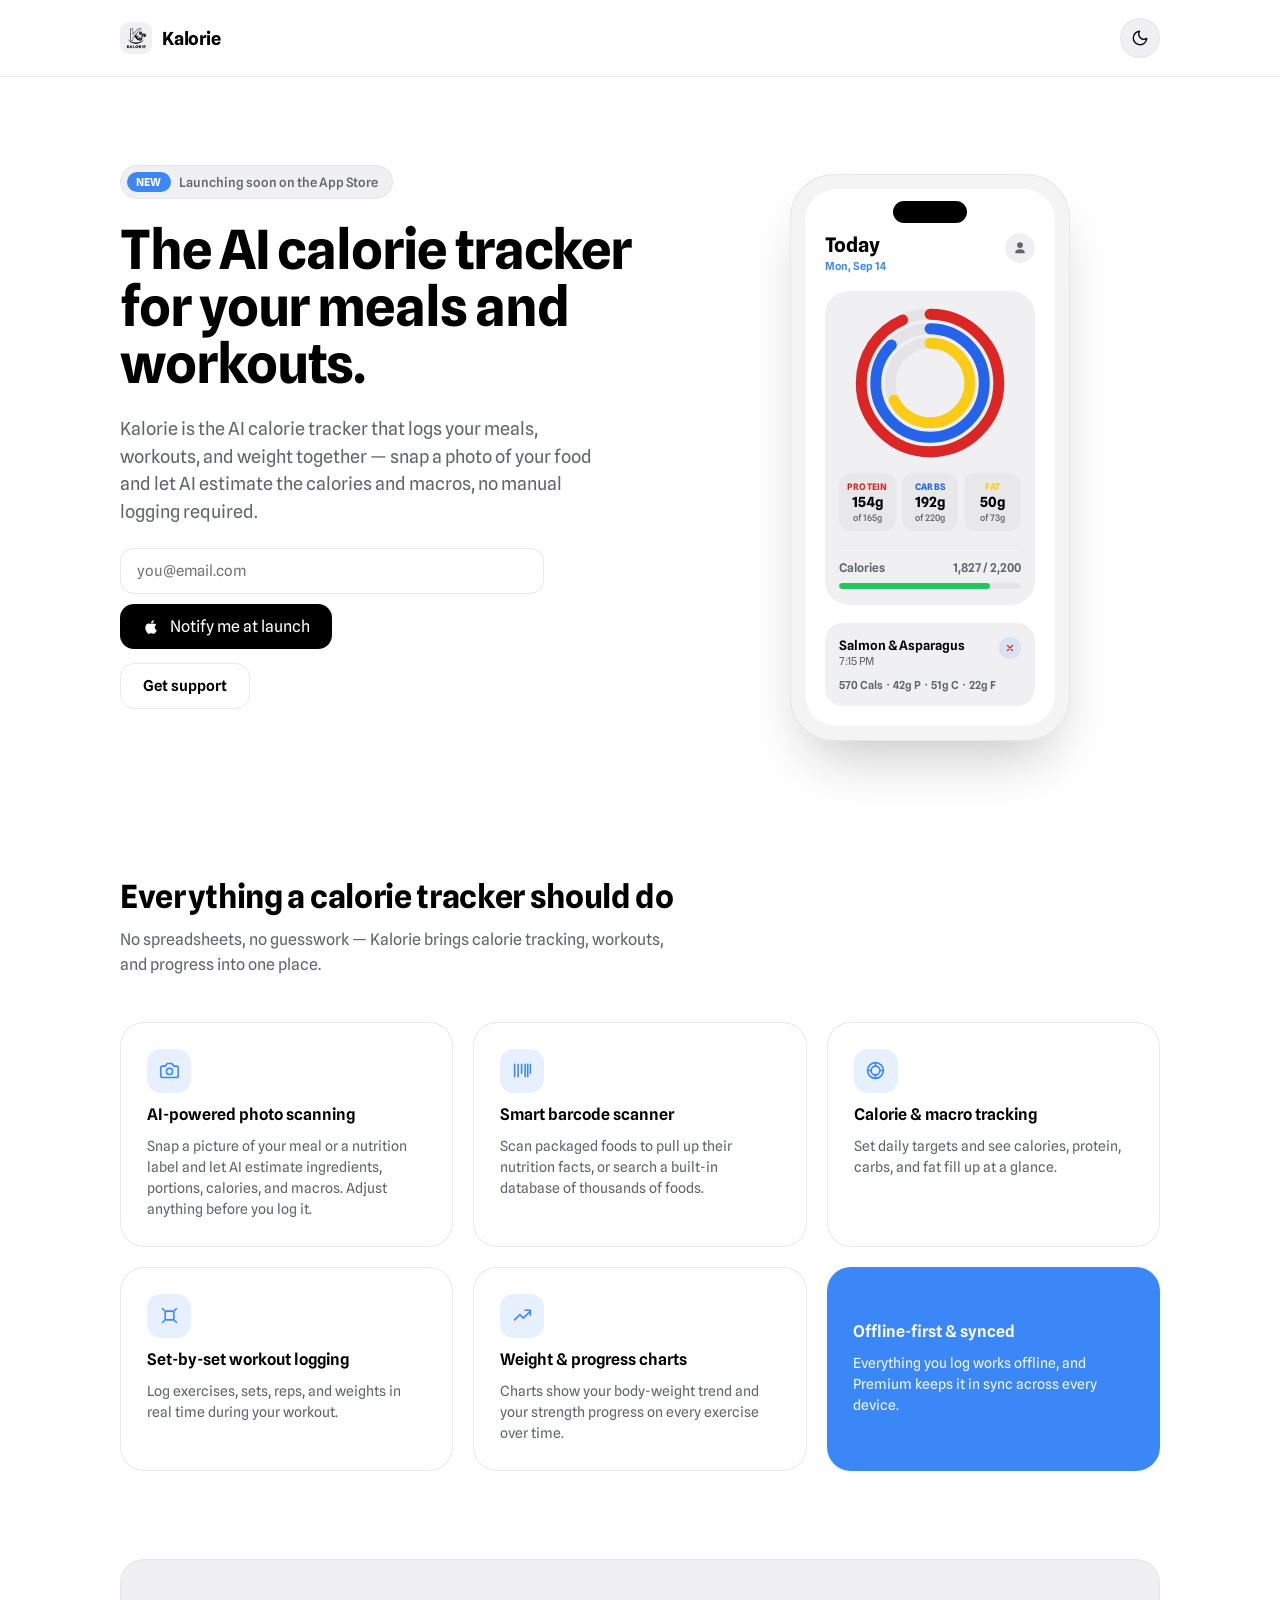
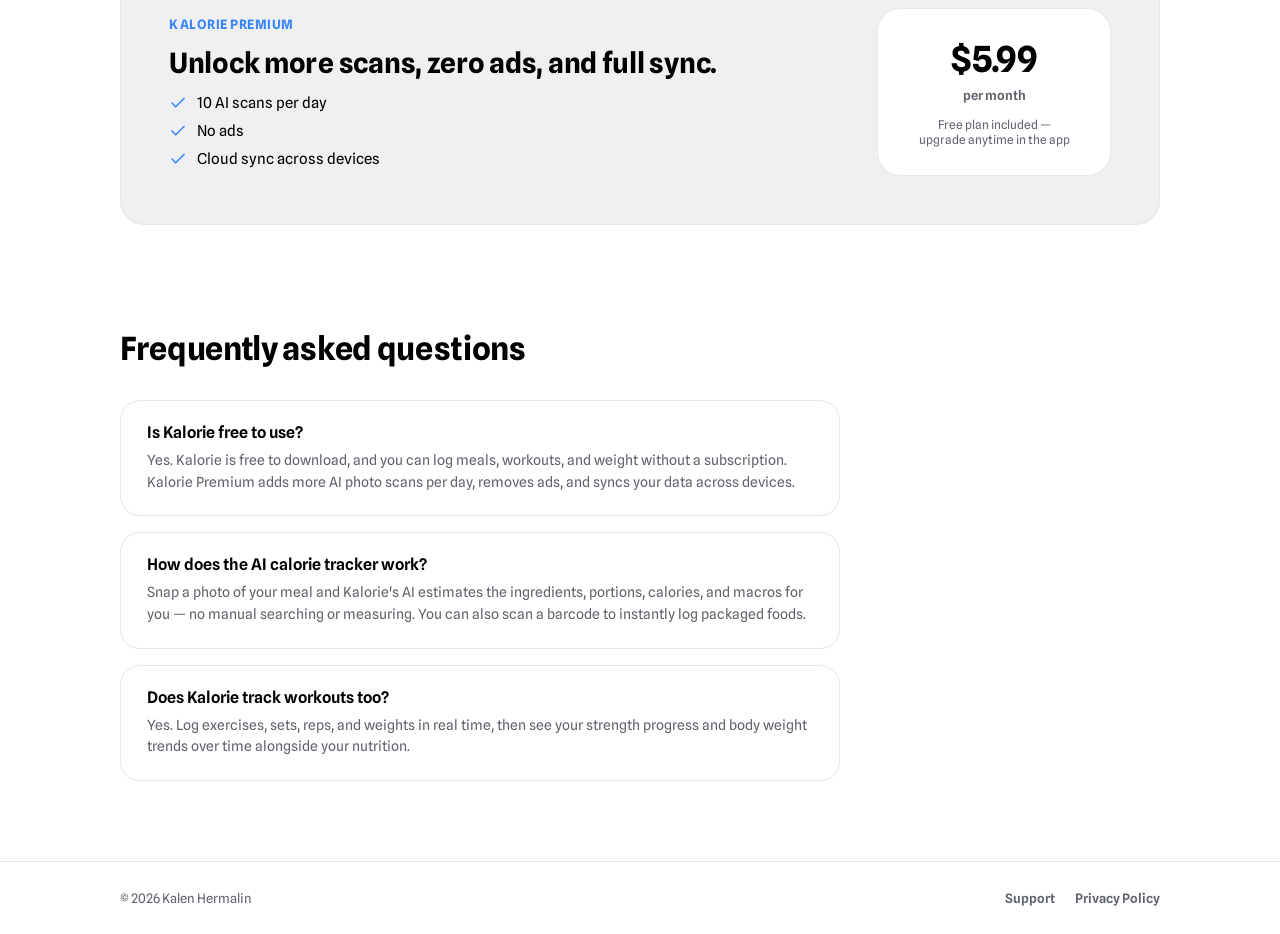
<file: docs/index.html>
<!doctype html>
<html lang="en">
<head>
<meta charset="utf-8" />
<meta name="viewport" content="width=device-width, initial-scale=1" />
<title>Kalorie: AI Calorie Tracker &amp; Workout Log for iPhone</title>
<meta name="description" content="Kalorie is an AI calorie tracker and workout log for iPhone. Snap a meal photo to estimate calories and macros, scan barcodes, and track weight and lifts." />
<link rel="canonical" href="https://kalorie.fit/" />
<meta name="robots" content="index, follow" />

<meta property="og:type" content="website" />
<meta property="og:site_name" content="Kalorie" />
<meta property="og:url" content="https://kalorie.fit/" />
<meta property="og:title" content="Kalorie: AI Calorie Tracker &amp; Workout Log for iPhone" />
<meta property="og:description" content="Snap a photo of your meal and let AI estimate the calories and macros — no manual logging. Track workouts, weight, and nutrition together in one app." />
<meta property="og:image" content="https://kalorie.fit/assets/og-image.png" />
<meta property="og:image:width" content="1200" />
<meta property="og:image:height" content="630" />
<meta property="og:image:alt" content="Kalorie, an AI calorie tracker and workout log, showing today's calorie and macro rings" />
<meta property="og:locale" content="en_US" />

<meta name="twitter:card" content="summary_large_image" />
<meta name="twitter:title" content="Kalorie: AI Calorie Tracker &amp; Workout Log for iPhone" />
<meta name="twitter:description" content="Snap a photo of your meal and let AI estimate the calories and macros — no manual logging. Track workouts, weight, and nutrition together in one app." />
<meta name="twitter:image" content="https://kalorie.fit/assets/og-image.png" />
<meta name="twitter:image:alt" content="Kalorie, an AI calorie tracker and workout log, showing today's calorie and macro rings" />

<meta name="theme-color" content="#ffffff" media="(prefers-color-scheme: light)" />
<meta name="theme-color" content="#0a0a0b" media="(prefers-color-scheme: dark)" />

<link rel="icon" href="./assets/kalorie-mark.png" />
<link rel="apple-touch-icon" href="./assets/kalorie-mark.png" />
<link rel="preconnect" href="https://fonts.googleapis.com" />
<link rel="preconnect" href="https://fonts.gstatic.com" crossorigin />
<link rel="stylesheet" href="https://fonts.googleapis.com/css2?family=Spline+Sans:wght@400;500;600;700&family=Inter:wght@400;500;600;700&display=swap">
<link rel="stylesheet" href="./assets/site.css">
<script type="application/ld+json">
{
  "@context": "https://schema.org",
  "@graph": [
    {
      "@type": "WebSite",
      "@id": "https://kalorie.fit/#website",
      "name": "Kalorie",
      "url": "https://kalorie.fit/",
      "inLanguage": "en-US"
    },
    {
      "@type": "MobileApplication",
      "@id": "https://kalorie.fit/#app",
      "name": "Kalorie",
      "url": "https://kalorie.fit/",
      "image": "https://kalorie.fit/assets/og-image.png",
      "applicationCategory": "HealthApplication",
      "applicationSubCategory": "Nutrition & Fitness",
      "operatingSystem": "iOS",
      "description": "AI calorie tracker and workout log for iPhone. Snap a photo of your meal and Kalorie estimates calories and macros, then track your weight and strength progress in the same app.",
      "featureList": [
        "AI meal photo and nutrition label scanning",
        "Barcode scanning for packaged foods",
        "Daily calorie and macro targets",
        "Set-by-set workout logging",
        "Body weight and strength progress charts",
        "Offline logging with cloud sync on Premium"
      ],
      "author": { "@type": "Person", "name": "Kalen Hermalin" },
      "offers": {
        "@type": "Offer",
        "price": "0",
        "priceCurrency": "USD",
        "description": "Free to download, with an optional Kalorie Premium subscription."
      }
    }
  ]
}
</script>
<script type="application/ld+json">
{
  "@context": "https://schema.org",
  "@type": "FAQPage",
  "mainEntity": [
    {
      "@type": "Question",
      "name": "Is Kalorie free to use?",
      "acceptedAnswer": {
        "@type": "Answer",
        "text": "Yes. Kalorie is free to download, and you can log meals, workouts, and weight without a subscription. Kalorie Premium adds more AI photo scans per day, removes ads, and syncs your data across devices."
      }
    },
    {
      "@type": "Question",
      "name": "How does the AI calorie tracker work?",
      "acceptedAnswer": {
        "@type": "Answer",
        "text": "Snap a photo of your meal and Kalorie's AI estimates the ingredients, portions, calories, and macros for you — no manual searching or measuring. You can also scan a barcode to instantly log packaged foods."
      }
    },
    {
      "@type": "Question",
      "name": "Does Kalorie track workouts too?",
      "acceptedAnswer": {
        "@type": "Answer",
        "text": "Yes. Log exercises, sets, reps, and weights in real time, then see your strength progress and body weight trends over time alongside your nutrition."
      }
    }
  ]
}
</script>
<style>
  :root {
    --phone-bg: #f4f4f5;
    --ring-track: #E4E4E7;
    --ring-carbs: #2563EB;
    --ring-fat: #FACC15;
    --macro-chip-bg: rgba(0,0,0,0.035);
  }
  :root[data-theme="dark"] {
    --phone-bg: #0a0a0b;
    --ring-track: #1E2024;
    --ring-carbs: #6AAEFF;
    --ring-fat: #F6E27F;
    --macro-chip-bg: rgba(255,255,255,0.05);
  }
  @media (prefers-color-scheme: dark) {
    :root:not([data-theme="light"]) {
      --phone-bg: #0a0a0b;
      --ring-track: #1E2024;
      --ring-carbs: #6AAEFF;
      --ring-fat: #F6E27F;
      --macro-chip-bg: rgba(255,255,255,0.05);
    }
  }
  .section { max-width: 1120px; margin: 0 auto; padding-inline: 40px; }
  .k-btn { transition: opacity 0.15s ease, transform 0.15s ease; }
  .k-btn:hover { opacity: 0.88; }
  .k-btn:active { transform: scale(0.98); }
  .k-feature { transition: transform 0.15s ease; }
  .k-feature:hover { transform: translateY(-2px); }

  .hero { padding: 88px 40px 64px; }
  .hero-grid { display: grid; grid-template-columns: 1fr 460px; gap: 56px; align-items: center; }
  .hero-copy { display: flex; flex-direction: column; align-items: flex-start; gap: 22px; }
  .badge {
    display: inline-flex; align-items: center; gap: 8px; background: var(--bg-element);
    border: 1px solid var(--border); border-radius: 999px; padding: 6px 14px 6px 6px;
  }
  .badge .pill {
    background: var(--accent); color: #fff; font-size: 11px; font-weight: 700;
    letter-spacing: 0.02em; border-radius: 999px; padding: 3px 9px;
  }
  .badge .label { font-size: 13px; font-weight: 500; color: var(--text-secondary); }
  h1 { font-size: 54px; line-height: 1.06; font-weight: 700; letter-spacing: -0.02em; color: var(--text); margin: 0; }
  .hero p.lead { font-size: 18px; line-height: 1.55; color: var(--text-secondary); margin: 0; max-width: 480px; }
  .cta-row { display: flex; align-items: center; gap: 14px; flex-wrap: wrap; }
  .btn-primary {
    display: flex; align-items: center; gap: 10px; background: var(--text); color: var(--bg);
    border-radius: 14px; padding: 13px 22px; font-size: 15px; font-weight: 600;
  }
  .btn-secondary {
    display: flex; align-items: center; gap: 8px; border: 1px solid var(--border); color: var(--text);
    border-radius: 14px; padding: 13px 22px; font-size: 15px; font-weight: 600;
  }
  .remind-form { display: flex; align-items: center; gap: 10px; flex-wrap: wrap; }
  .remind-input {
    font: inherit; font-size: 15px; color: var(--text); background: var(--card-bg);
    border: 1px solid var(--border); border-radius: 14px; padding: 13px 16px;
    flex: 1 1 220px; min-width: 0; outline: none;
  }
  .remind-input:focus { border-color: var(--accent); }
  .remind-form .btn-primary { border: none; font: inherit; cursor: pointer; }
  .remind-form .btn-primary:disabled { opacity: 0.6; cursor: default; }
  .remind-honeypot {
    position: absolute; width: 1px; height: 1px; padding: 0; margin: -1px;
    overflow: hidden; clip: rect(0,0,0,0); white-space: nowrap; border: 0;
  }
  .remind-status { font-size: 13px; font-weight: 600; margin: 0; min-height: 18px; }
  .remind-status[data-state="success"] { color: #16a34a; }
  .remind-status[data-state="error"] { color: #dc2626; }
  .sr-only {
    position: absolute; width: 1px; height: 1px; padding: 0; margin: -1px;
    overflow: hidden; clip: rect(0,0,0,0); white-space: nowrap; border: 0;
  }

  .phone-wrap { display: flex; justify-content: center; }
  .phone-frame {
    width: 280px; border-radius: 44px; background: var(--phone-bg); border: 1px solid var(--border);
    box-shadow: 0 30px 60px -20px rgba(0,0,0,0.25); padding: 14px; position: relative;
  }
  .dynamic-island {
    position: absolute; top: 26px; left: 50%; transform: translateX(-50%);
    width: 74px; height: 22px; border-radius: 12px; background: #000000;
  }
  .phone-screen {
    background: var(--card-bg); border-radius: 32px; padding: 44px 20px 20px;
    min-height: 480px; display: flex; flex-direction: column; gap: 18px;
  }
  .phone-header { display: flex; align-items: flex-start; justify-content: space-between; }
  .phone-header .today { font-size: 20px; font-weight: 700; color: var(--text); }
  .phone-header .date { font-size: 11px; font-weight: 600; color: var(--accent); margin-top: 2px; }
  .avatar-dot {
    width: 30px; height: 30px; border-radius: 999px; background: var(--bg-element);
    display: flex; align-items: center; justify-content: center; flex-shrink: 0;
  }
  .ring-wrap { display: flex; justify-content: center; position: relative; }
  .home-card {
    background: var(--bg-element); border-radius: 24px; padding: 16px 14px;
    display: flex; flex-direction: column; align-items: center; gap: 14px; width: 100%;
  }
  .macro-grid { display: grid; grid-template-columns: repeat(3, minmax(0, 1fr)); gap: 6px; width: 100%; }
  .macro-chip {
    background: var(--macro-chip-bg); border-radius: 12px; padding: 8px 4px;
    display: flex; flex-direction: column; align-items: center; gap: 2px;
  }
  .macro-chip .chip-label { font-size: 9px; font-weight: 700; letter-spacing: 0.03em; }
  .macro-chip .chip-value { font-size: 14px; font-weight: 700; color: var(--text); }
  .macro-chip .chip-context { font-size: 9px; font-weight: 500; color: var(--text-secondary); }
  .home-divider { height: 1px; width: 100%; background: var(--border); }
  .cal-row { width: 100%; display: flex; flex-direction: column; gap: 8px; }
  .cal-row .row { display: flex; align-items: center; justify-content: space-between; }
  .cal-row .row span { font-size: 12px; font-weight: 600; color: var(--text-secondary); }
  .log-card { background: var(--bg-element); border-radius: 18px; padding: 14px; display: flex; flex-direction: column; gap: 10px; }
  .cal-track { height: 6px; border-radius: 999px; background: var(--ring-track); overflow: hidden; }
  .cal-fill { width: 83%; height: 100%; border-radius: 999px; background: #22c55e; }
  .log-card .top { display: flex; align-items: flex-start; justify-content: space-between; }
  .log-card .title { font-size: 13px; font-weight: 600; color: var(--text); }
  .log-card .time { font-size: 11px; color: var(--text-secondary); margin-top: 1px; }
  .log-card .delete {
    width: 22px; height: 22px; border-radius: 999px; background: var(--accent-soft);
    display: flex; align-items: center; justify-content: center; flex-shrink: 0;
  }
  .log-card .stats { font-size: 11px; font-weight: 600; color: var(--text-secondary); }

  .features { padding: 64px 40px; }
  .features-head { max-width: 560px; margin-bottom: 44px; display: flex; flex-direction: column; gap: 12px; }
  .features-head h2 { font-size: 32px; font-weight: 700; letter-spacing: -0.01em; color: var(--text); margin: 0; }
  .features-head p { font-size: 16px; color: var(--text-secondary); margin: 0; line-height: 1.55; }
  .features-grid { display: grid; grid-template-columns: repeat(3, minmax(0, 1fr)); gap: 20px; }
  .feature-card {
    background: var(--card-bg); border: 1px solid var(--border); border-radius: 24px; padding: 26px;
    display: flex; flex-direction: column; align-items: flex-start; gap: 12px;
  }
  .feature-card.accent { background: var(--accent); border: none; justify-content: center; }
  .feature-icon {
    width: 44px; height: 44px; border-radius: 14px; background: var(--accent-soft);
    display: flex; align-items: center; justify-content: center;
  }
  .feature-card h3 { font-size: 16px; font-weight: 600; color: var(--text); margin: 0; }
  .feature-card p { font-size: 14px; color: var(--text-secondary); margin: 0; line-height: 1.5; }
  .feature-card.accent h3, .feature-card.accent p { color: #ffffff; }
  .feature-card.accent p { color: rgba(255,255,255,0.94); }

  .premium { padding: 24px 40px 80px; }
  .premium-card { background: var(--bg-element); border: 1px solid var(--border); border-radius: 24px; padding: 48px; }
  .premium-grid { display: grid; grid-template-columns: 1fr auto; gap: 40px; align-items: center; }
  .premium-eyebrow { font-size: 13px; font-weight: 700; letter-spacing: 0.04em; color: var(--accent); text-transform: uppercase; margin: 0; }
  .premium-grid h2 { font-size: 28px; font-weight: 700; color: var(--text); margin: 0; letter-spacing: -0.01em; }
  .premium-list { display: flex; flex-direction: column; gap: 10px; }
  .premium-list .item { display: flex; align-items: center; gap: 10px; }
  .premium-list .item span { font-size: 15px; color: var(--text); }
  .price-card {
    text-align: center; background: var(--card-bg); border: 1px solid var(--border); border-radius: 24px;
    padding: 28px 36px; display: flex; flex-direction: column; align-items: center; gap: 6px;
  }
  .price-card .price { font-size: 36px; font-weight: 700; color: var(--text); letter-spacing: -0.02em; }
  .price-card .cadence { font-size: 13px; color: var(--text-secondary); font-weight: 600; }
  .price-card .note { font-size: 12px; color: var(--text-secondary); margin-top: 8px; max-width: 160px; }

  footer.site-footer { border-top: 1px solid var(--border); }
  .footer-inner {
    max-width: 1120px; margin: 0 auto; padding: 28px 40px; display: flex; align-items: center;
    justify-content: space-between; flex-wrap: wrap; gap: 12px;
  }
  .faq { padding: 24px 40px 80px; }
  .faq-head { max-width: 560px; margin-bottom: 32px; }
  .faq-head h2 { font-size: 32px; font-weight: 700; letter-spacing: -0.01em; color: var(--text); margin: 0; }
  .faq-list { display: flex; flex-direction: column; gap: 16px; max-width: 720px; }
  .faq-item { background: var(--card-bg); border: 1px solid var(--border); border-radius: 20px; padding: 22px 26px; }
  .faq-item h3 { font-size: 16px; font-weight: 600; color: var(--text); margin: 0; }
  .faq-item p { font-size: 14px; color: var(--text-secondary); margin: 8px 0 0; line-height: 1.55; }

  .footer-inner .copyright { font-size: 13px; color: var(--text-secondary); }
  .footer-links { display: flex; gap: 20px; }
  .footer-links a { font-size: 13px; color: var(--text-secondary); font-weight: 600; }
  .footer-links a:hover { color: var(--text); }

  @media (max-width: 900px) {
    .hero-grid { grid-template-columns: 1fr; }
    .hero-copy { order: 1; text-align: center; align-items: center; }
    .phone-wrap { order: 0; }
    .features-grid { grid-template-columns: 1fr; }
    .nav-inner, .section, .hero, .features, .premium { padding-left: 20px; padding-right: 20px; }
    h1 { font-size: 40px; line-height: 1.08; }
    .premium-grid { grid-template-columns: 1fr; }
  }
  @media (max-width: 380px) {
    .phone-frame { width: 240px; }
  }
</style>
</head>
<body>

  <div class="nav-bar">
    <div class="nav-inner">
      <div class="brand">
        <img src="./assets/kalorie-mark.png" alt="Kalorie" width="32" height="32">
        <span>Kalorie</span>
      </div>
      <button class="theme-toggle" id="theme-toggle" aria-label="Toggle dark mode" type="button">
        <svg id="icon-sun" width="18" height="18" viewBox="0 0 24 24" fill="none" stroke-width="1.8" stroke-linecap="round" stroke-linejoin="round"><circle cx="12" cy="12" r="4"></circle><path d="M12 2v2M12 20v2M4.93 4.93l1.41 1.41M17.66 17.66l1.41 1.41M2 12h2M20 12h2M4.93 19.07l1.41-1.41M17.66 6.34l1.41-1.41"></path></svg>
        <svg id="icon-moon" width="18" height="18" viewBox="0 0 24 24" fill="none" stroke-width="1.8" stroke-linecap="round" stroke-linejoin="round" style="display:none;"><path d="M21 12.6A9 9 0 1 1 11.4 3a7 7 0 0 0 9.6 9.6Z"></path></svg>
      </button>
    </div>
  </div>

  <div class="section hero">
    <div class="hero-grid">
      <div class="hero-copy">
        <div class="badge">
          <span class="pill">NEW</span>
          <span class="label">Launching soon on the App Store</span>
        </div>
        <h1>The AI calorie tracker for your meals and workouts.</h1>
        <p class="lead">Kalorie is the AI calorie tracker that logs your meals, workouts, and weight together &mdash; snap a photo of your food and let AI estimate the calories and macros, no manual logging required.</p>
        <div class="cta-row">
          <form id="remind-form" class="remind-form" novalidate>
            <label class="sr-only" for="remind-email">Email address</label>
            <input
              id="remind-email"
              class="remind-input"
              type="email"
              name="email"
              placeholder="you@email.com"
              autocomplete="email"
              required
            />
            <input class="remind-honeypot" type="text" name="website" tabindex="-1" autocomplete="off" aria-hidden="true" />
            <button type="submit" class="k-btn btn-primary" id="remind-submit">
              <svg width="18" height="18" viewBox="0 0 24 24" fill="currentColor"><path d="M17.05 20.28c-.98.95-2.05.8-3.08.35-1.09-.46-2.09-.48-3.24 0-1.44.62-2.2.44-3.06-.35C2.79 15.25 3.51 7.59 9.05 7.31c1.35.07 2.29.74 3.08.8 1.18-.24 2.31-.93 3.57-.84 1.51.12 2.65.72 3.4 1.8-3.12 1.87-2.38 5.98.48 7.13-.57 1.5-1.31 2.99-2.53 4.08l-.001-.001ZM12.03 7.25c-.15-2.23 1.66-4.07 3.74-4.25.29 2.58-2.34 4.5-3.74 4.25Z"></path></svg>
              Notify me at launch
            </button>
          </form>
          <a class="k-btn btn-secondary" href="./support.html">Get support</a>
        </div>
        <p class="remind-status" id="remind-status" role="status" aria-live="polite"></p>
      </div>

      <div class="phone-wrap">
        <div class="phone-frame">
          <div class="dynamic-island"></div>
          <div class="phone-screen">
            <div class="phone-header">
              <div>
                <div class="today">Today</div>
                <div class="date">Mon, Sep 14</div>
              </div>
              <div class="avatar-dot">
                <svg width="14" height="14" viewBox="0 0 24 24" fill="var(--text-secondary)"><path d="M12 12a5 5 0 1 0 0-10 5 5 0 0 0 0 10Zm0 2c-4.4 0-8 2.2-8 5v2h16v-2c0-2.8-3.6-5-8-5Z"></path></svg>
              </div>
            </div>

            <div class="home-card">
              <div class="ring-wrap">
                <svg width="152" height="152" viewBox="0 0 168 168">
                  <circle cx="84" cy="84" r="76" fill="none" stroke="var(--ring-track)" stroke-width="12"></circle>
                  <circle cx="84" cy="84" r="76" fill="none" stroke="var(--ring-protein)" stroke-width="12" stroke-linecap="round" transform="rotate(-90 84 84)" style="stroke-dasharray:477.52; stroke-dashoffset:31.83;"></circle>
                  <circle cx="84" cy="84" r="60" fill="none" stroke="var(--ring-track)" stroke-width="12"></circle>
                  <circle cx="84" cy="84" r="60" fill="none" stroke="var(--ring-carbs)" stroke-width="12" stroke-linecap="round" transform="rotate(-90 84 84)" style="stroke-dasharray:376.99; stroke-dashoffset:47.98;"></circle>
                  <circle cx="84" cy="84" r="44" fill="none" stroke="var(--ring-track)" stroke-width="12"></circle>
                  <circle cx="84" cy="84" r="44" fill="none" stroke="var(--ring-fat)" stroke-width="12" stroke-linecap="round" transform="rotate(-90 84 84)" style="stroke-dasharray:276.46; stroke-dashoffset:89.00;"></circle>
                </svg>
              </div>

              <div class="macro-grid">
                <div class="macro-chip">
                  <div class="chip-label" style="color:var(--ring-protein);">PROTEIN</div>
                  <div class="chip-value">154g</div>
                  <div class="chip-context">of 165g</div>
                </div>
                <div class="macro-chip">
                  <div class="chip-label" style="color:var(--ring-carbs);">CARBS</div>
                  <div class="chip-value">192g</div>
                  <div class="chip-context">of 220g</div>
                </div>
                <div class="macro-chip">
                  <div class="chip-label" style="color:var(--ring-fat);">FAT</div>
                  <div class="chip-value">50g</div>
                  <div class="chip-context">of 73g</div>
                </div>
              </div>

              <div class="home-divider"></div>

              <div class="cal-row">
                <div class="row"><span>Calories</span><span>1,827 / 2,200</span></div>
                <div class="cal-track"><div class="cal-fill"></div></div>
              </div>
            </div>

            <div class="log-card">
              <div class="top">
                <div>
                  <div class="title">Salmon &amp; Asparagus</div>
                  <div class="time">7:15 PM</div>
                </div>
                <div class="delete">
                  <svg width="10" height="10" viewBox="0 0 24 24" fill="none" stroke="var(--ring-protein)" stroke-width="3" stroke-linecap="round"><path d="M18 6 6 18M6 6l12 12"></path></svg>
                </div>
              </div>
              <div class="stats">570 Cals &nbsp;&middot;&nbsp; 42g P &nbsp;&middot;&nbsp; 51g C &nbsp;&middot;&nbsp; 22g F</div>
            </div>
          </div>
        </div>
      </div>
    </div>
  </div>

  <div class="section features">
    <div class="features-head">
      <h2>Everything a calorie tracker should do</h2>
      <p>No spreadsheets, no guesswork &mdash; Kalorie brings calorie tracking, workouts, and progress into one place.</p>
    </div>

    <div class="features-grid">
      <div class="feature-card k-feature">
        <div class="feature-icon">
          <svg width="21" height="21" viewBox="0 0 24 24" fill="none" stroke="var(--accent)" stroke-width="1.8" stroke-linecap="round" stroke-linejoin="round"><path d="M14.5 4h-5L7 7H4a2 2 0 0 0-2 2v9a2 2 0 0 0 2 2h16a2 2 0 0 0 2-2V9a2 2 0 0 0-2-2h-3l-2.5-3Z"></path><circle cx="12" cy="13" r="3.5"></circle></svg>
        </div>
        <h3>AI-powered photo scanning</h3>
        <p>Snap a picture of your meal or a nutrition label and let AI estimate ingredients, portions, calories, and macros. Adjust anything before you log it.</p>
      </div>

      <div class="feature-card k-feature">
        <div class="feature-icon">
          <svg width="21" height="21" viewBox="0 0 24 24" fill="none" stroke="var(--accent)" stroke-width="1.8" stroke-linecap="round" stroke-linejoin="round"><path d="M3 5v14M7 5v14M11 5v10M15 5v14M18 5v14M21 5v10"></path></svg>
        </div>
        <h3>Smart barcode scanner</h3>
        <p>Scan packaged foods to pull up their nutrition facts, or search a built-in database of thousands of foods.</p>
      </div>

      <div class="feature-card k-feature">
        <div class="feature-icon">
          <svg width="21" height="21" viewBox="0 0 24 24" fill="none" stroke="var(--accent)" stroke-width="1.8" stroke-linecap="round" stroke-linejoin="round"><circle cx="12" cy="12" r="9"></circle><circle cx="12" cy="12" r="5"></circle><path d="M12 3v4M12 17v4M3 12h4M17 12h4"></path></svg>
        </div>
        <h3>Calorie &amp; macro tracking</h3>
        <p>Set daily targets and see calories, protein, carbs, and fat fill up at a glance.</p>
      </div>

      <div class="feature-card k-feature">
        <div class="feature-icon">
          <svg width="21" height="21" viewBox="0 0 24 24" fill="none" stroke="var(--accent)" stroke-width="1.8" stroke-linecap="round" stroke-linejoin="round"><path d="M6.5 6.5 4 4M17.5 6.5 20 4M6.5 17.5 4 20M17.5 17.5 20 20"></path><rect x="7" y="7" width="10" height="10" rx="2"></rect></svg>
        </div>
        <h3>Set-by-set workout logging</h3>
        <p>Log exercises, sets, reps, and weights in real time during your workout.</p>
      </div>

      <div class="feature-card k-feature">
        <div class="feature-icon">
          <svg width="21" height="21" viewBox="0 0 24 24" fill="none" stroke="var(--accent)" stroke-width="1.8" stroke-linecap="round" stroke-linejoin="round"><path d="M3 17 9 11l4 4 8-8"></path><path d="M15 6h6v6"></path></svg>
        </div>
        <h3>Weight &amp; progress charts</h3>
        <p>Charts show your body-weight trend and your strength progress on every exercise over time.</p>
      </div>

      <div class="feature-card accent">
        <h3>Offline-first &amp; synced</h3>
        <p>Everything you log works offline, and Premium keeps it in sync across every device.</p>
      </div>
    </div>
  </div>

  <div class="section premium">
    <div class="premium-card">
      <div class="premium-grid">
        <div style="display:flex; flex-direction:column; align-items:flex-start; gap:14px;">
          <div class="premium-eyebrow">Kalorie Premium</div>
          <h2>Unlock more scans, zero ads, and full sync.</h2>
          <div class="premium-list">
            <div class="item">
              <svg width="18" height="18" viewBox="0 0 24 24" fill="none" stroke="var(--accent)" stroke-width="2.2" stroke-linecap="round" stroke-linejoin="round"><path d="M20 6 9 17l-5-5"></path></svg>
              <span>10 AI scans per day</span>
            </div>
            <div class="item">
              <svg width="18" height="18" viewBox="0 0 24 24" fill="none" stroke="var(--accent)" stroke-width="2.2" stroke-linecap="round" stroke-linejoin="round"><path d="M20 6 9 17l-5-5"></path></svg>
              <span>No ads</span>
            </div>
            <div class="item">
              <svg width="18" height="18" viewBox="0 0 24 24" fill="none" stroke="var(--accent)" stroke-width="2.2" stroke-linecap="round" stroke-linejoin="round"><path d="M20 6 9 17l-5-5"></path></svg>
              <span>Cloud sync across devices</span>
            </div>
          </div>
        </div>
        <div class="price-card">
          <div class="price">$5.99</div>
          <div class="cadence">per month</div>
          <div class="note">Free plan included &mdash; upgrade anytime in the app</div>
        </div>
      </div>
    </div>
  </div>

  <div class="section faq">
    <div class="faq-head">
      <h2>Frequently asked questions</h2>
    </div>
    <div class="faq-list">
      <div class="faq-item">
        <h3>Is Kalorie free to use?</h3>
        <p>Yes. Kalorie is free to download, and you can log meals, workouts, and weight without a subscription. Kalorie Premium adds more AI photo scans per day, removes ads, and syncs your data across devices.</p>
      </div>
      <div class="faq-item">
        <h3>How does the AI calorie tracker work?</h3>
        <p>Snap a photo of your meal and Kalorie's AI estimates the ingredients, portions, calories, and macros for you &mdash; no manual searching or measuring. You can also scan a barcode to instantly log packaged foods.</p>
      </div>
      <div class="faq-item">
        <h3>Does Kalorie track workouts too?</h3>
        <p>Yes. Log exercises, sets, reps, and weights in real time, then see your strength progress and body weight trends over time alongside your nutrition.</p>
      </div>
    </div>
  </div>

  <footer class="site-footer">
    <div class="footer-inner">
      <div class="copyright">&copy; 2026 Kalen Hermalin</div>
      <div class="footer-links">
        <a href="./support.html">Support</a>
        <a href="./privacy.html">Privacy Policy</a>
      </div>
    </div>
  </footer>

  <script src="./assets/theme-toggle.js"></script>
  <script src="./assets/remind.js"></script>
</body>
</html>
</file>
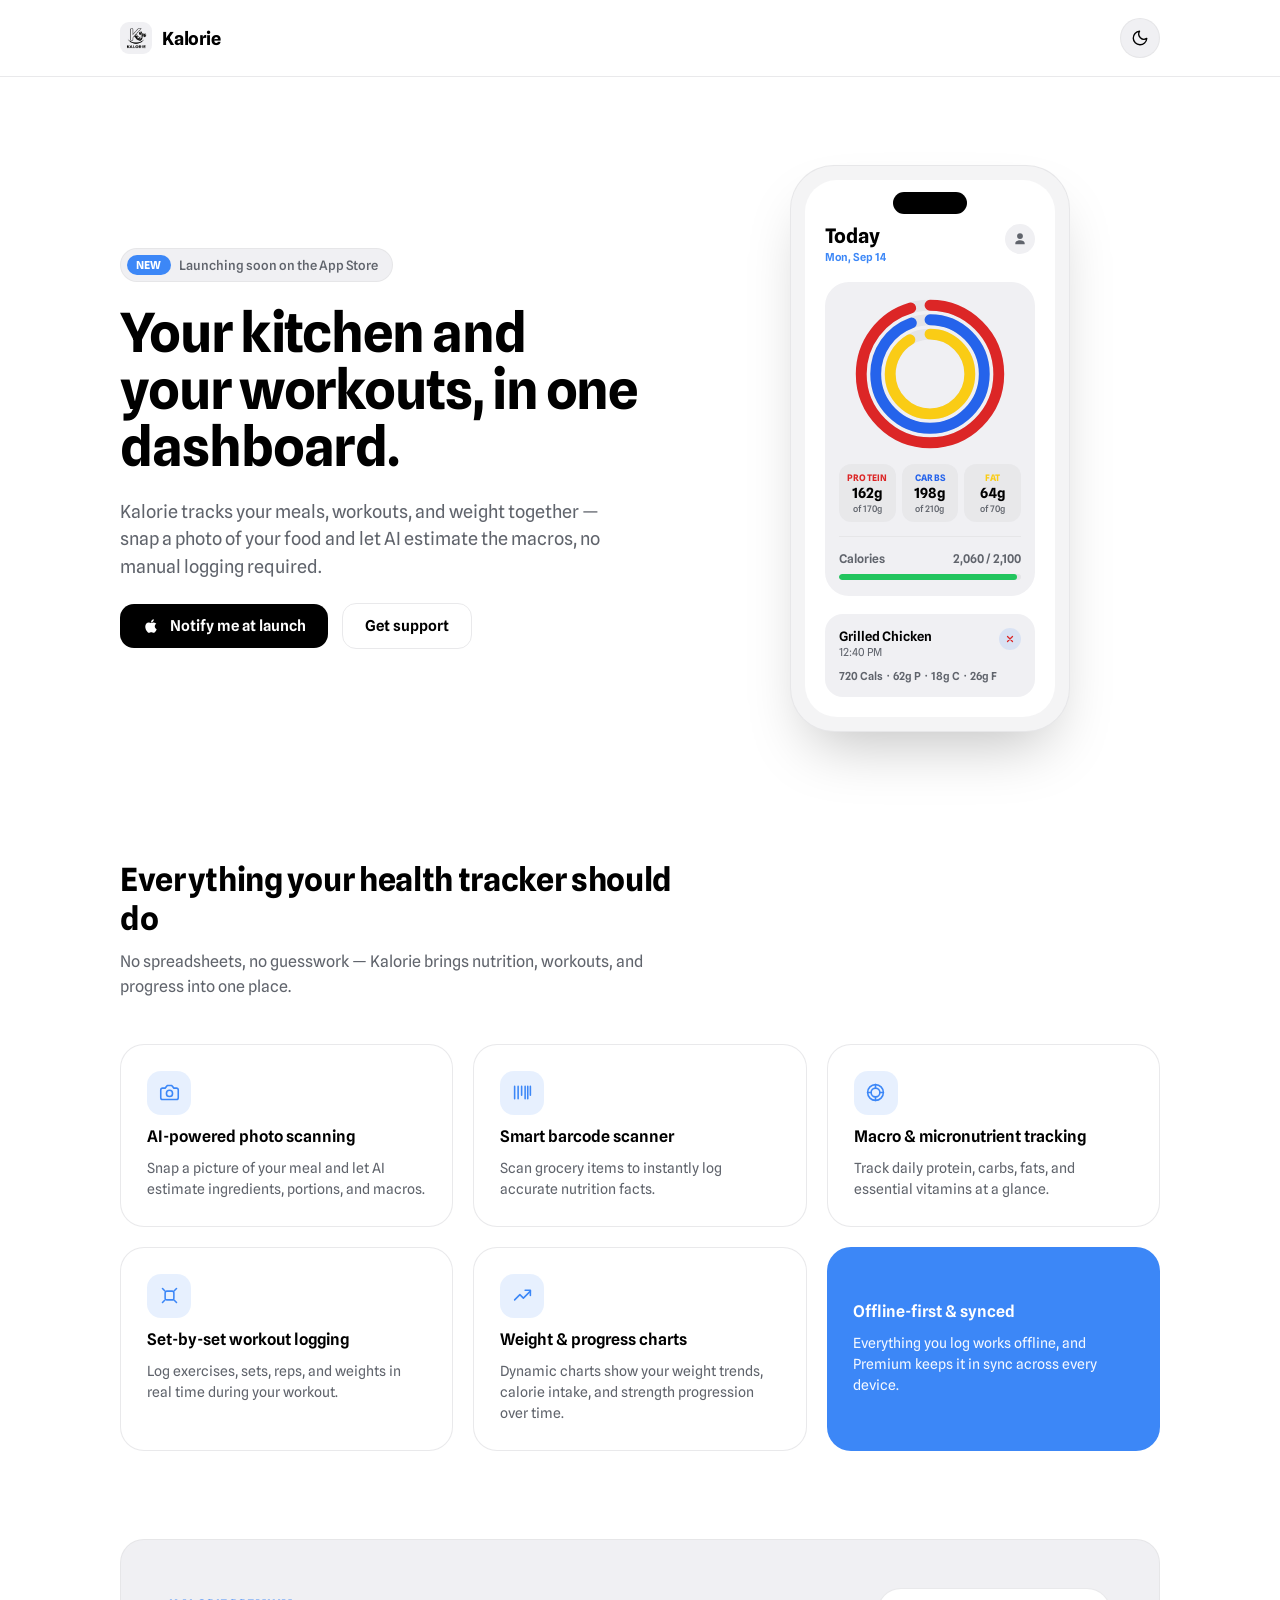
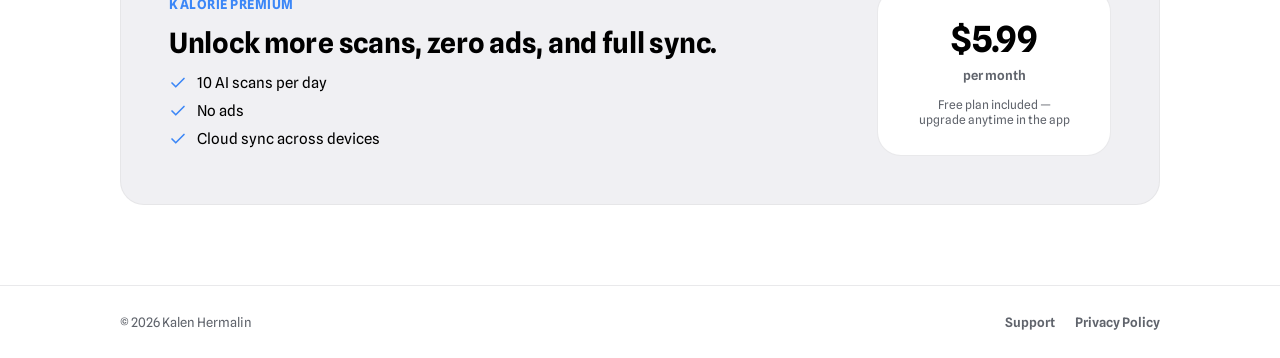
<file: app/docs/index.html>
<!doctype html>
<html lang="en">
<head>
<meta charset="utf-8" />
<meta name="viewport" content="width=device-width, initial-scale=1" />
<title>Kalorie — Nutrition &amp; Workout Tracking</title>
<meta name="description" content="Kalorie tracks your meals, workouts, and weight together — snap a photo of your food and let AI estimate the macros." />
<link rel="icon" href="./assets/kalorie-mark.png" />
<link rel="stylesheet" href="https://fonts.googleapis.com/css2?family=Spline+Sans:wght@400;500;600;700&family=Inter:wght@400;500;600;700&display=swap">
<link rel="stylesheet" href="./assets/site.css">
<style>
  :root {
    --phone-bg: #f4f4f5;
    --ring-track: #E4E4E7;
    --ring-carbs: #2563EB;
    --ring-fat: #FACC15;
    --macro-chip-bg: rgba(0,0,0,0.035);
  }
  :root[data-theme="dark"] {
    --phone-bg: #0a0a0b;
    --ring-track: #1E2024;
    --ring-carbs: #6AAEFF;
    --ring-fat: #F6E27F;
    --macro-chip-bg: rgba(255,255,255,0.05);
  }
  @media (prefers-color-scheme: dark) {
    :root:not([data-theme="light"]) {
      --phone-bg: #0a0a0b;
      --ring-track: #1E2024;
      --ring-carbs: #6AAEFF;
      --ring-fat: #F6E27F;
      --macro-chip-bg: rgba(255,255,255,0.05);
    }
  }
  .section { max-width: 1120px; margin: 0 auto; padding-inline: 40px; }
  .k-btn { transition: opacity 0.15s ease, transform 0.15s ease; }
  .k-btn:hover { opacity: 0.88; }
  .k-btn:active { transform: scale(0.98); }
  .k-feature { transition: transform 0.15s ease; }
  .k-feature:hover { transform: translateY(-2px); }

  .hero { padding: 88px 40px 64px; }
  .hero-grid { display: grid; grid-template-columns: 1fr 460px; gap: 56px; align-items: center; }
  .hero-copy { display: flex; flex-direction: column; align-items: flex-start; gap: 22px; }
  .badge {
    display: inline-flex; align-items: center; gap: 8px; background: var(--bg-element);
    border: 1px solid var(--border); border-radius: 999px; padding: 6px 14px 6px 6px;
  }
  .badge .pill {
    background: var(--accent); color: #fff; font-size: 11px; font-weight: 700;
    letter-spacing: 0.02em; border-radius: 999px; padding: 3px 9px;
  }
  .badge .label { font-size: 13px; font-weight: 500; color: var(--text-secondary); }
  h1 { font-size: 54px; line-height: 1.06; font-weight: 700; letter-spacing: -0.02em; color: var(--text); margin: 0; }
  .hero p.lead { font-size: 18px; line-height: 1.55; color: var(--text-secondary); margin: 0; max-width: 480px; }
  .cta-row { display: flex; align-items: center; gap: 14px; flex-wrap: wrap; }
  .btn-primary {
    display: flex; align-items: center; gap: 10px; background: var(--text); color: var(--bg);
    border-radius: 14px; padding: 13px 22px; font-size: 15px; font-weight: 600;
  }
  .btn-secondary {
    display: flex; align-items: center; gap: 8px; border: 1px solid var(--border); color: var(--text);
    border-radius: 14px; padding: 13px 22px; font-size: 15px; font-weight: 600;
  }

  .phone-wrap { display: flex; justify-content: center; }
  .phone-frame {
    width: 280px; border-radius: 44px; background: var(--phone-bg); border: 1px solid var(--border);
    box-shadow: 0 30px 60px -20px rgba(0,0,0,0.25); padding: 14px; position: relative;
  }
  .dynamic-island {
    position: absolute; top: 26px; left: 50%; transform: translateX(-50%);
    width: 74px; height: 22px; border-radius: 12px; background: #000000;
  }
  .phone-screen {
    background: var(--card-bg); border-radius: 32px; padding: 44px 20px 20px;
    min-height: 480px; display: flex; flex-direction: column; gap: 18px;
  }
  .phone-header { display: flex; align-items: flex-start; justify-content: space-between; }
  .phone-header .today { font-size: 20px; font-weight: 700; color: var(--text); }
  .phone-header .date { font-size: 11px; font-weight: 600; color: var(--accent); margin-top: 2px; }
  .avatar-dot {
    width: 30px; height: 30px; border-radius: 999px; background: var(--bg-element);
    display: flex; align-items: center; justify-content: center; flex-shrink: 0;
  }
  .ring-wrap { display: flex; justify-content: center; position: relative; }
  .home-card {
    background: var(--bg-element); border-radius: 24px; padding: 16px 14px;
    display: flex; flex-direction: column; align-items: center; gap: 14px; width: 100%;
  }
  .macro-grid { display: grid; grid-template-columns: repeat(3, minmax(0, 1fr)); gap: 6px; width: 100%; }
  .macro-chip {
    background: var(--macro-chip-bg); border-radius: 12px; padding: 8px 4px;
    display: flex; flex-direction: column; align-items: center; gap: 2px;
  }
  .macro-chip .chip-label { font-size: 9px; font-weight: 700; letter-spacing: 0.03em; }
  .macro-chip .chip-value { font-size: 14px; font-weight: 700; color: var(--text); }
  .macro-chip .chip-context { font-size: 9px; font-weight: 500; color: var(--text-secondary); }
  .home-divider { height: 1px; width: 100%; background: var(--border); }
  .cal-row { width: 100%; display: flex; flex-direction: column; gap: 8px; }
  .cal-row .row { display: flex; align-items: center; justify-content: space-between; }
  .cal-row .row span { font-size: 12px; font-weight: 600; color: var(--text-secondary); }
  .log-card { background: var(--bg-element); border-radius: 18px; padding: 14px; display: flex; flex-direction: column; gap: 10px; }
  .cal-track { height: 6px; border-radius: 999px; background: var(--ring-track); overflow: hidden; }
  .cal-fill { width: 98%; height: 100%; border-radius: 999px; background: #22c55e; }
  .log-card .top { display: flex; align-items: flex-start; justify-content: space-between; }
  .log-card .title { font-size: 13px; font-weight: 600; color: var(--text); }
  .log-card .time { font-size: 11px; color: var(--text-secondary); margin-top: 1px; }
  .log-card .delete {
    width: 22px; height: 22px; border-radius: 999px; background: var(--accent-soft);
    display: flex; align-items: center; justify-content: center; flex-shrink: 0;
  }
  .log-card .stats { font-size: 11px; font-weight: 600; color: var(--text-secondary); }

  .features { padding: 64px 40px; }
  .features-head { max-width: 560px; margin-bottom: 44px; display: flex; flex-direction: column; gap: 12px; }
  .features-head h2 { font-size: 32px; font-weight: 700; letter-spacing: -0.01em; color: var(--text); margin: 0; }
  .features-head p { font-size: 16px; color: var(--text-secondary); margin: 0; line-height: 1.55; }
  .features-grid { display: grid; grid-template-columns: repeat(3, minmax(0, 1fr)); gap: 20px; }
  .feature-card {
    background: var(--card-bg); border: 1px solid var(--border); border-radius: 24px; padding: 26px;
    display: flex; flex-direction: column; align-items: flex-start; gap: 12px;
  }
  .feature-card.accent { background: var(--accent); border: none; justify-content: center; }
  .feature-icon {
    width: 44px; height: 44px; border-radius: 14px; background: var(--accent-soft);
    display: flex; align-items: center; justify-content: center;
  }
  .feature-card h3 { font-size: 16px; font-weight: 600; color: var(--text); margin: 0; }
  .feature-card p { font-size: 14px; color: var(--text-secondary); margin: 0; line-height: 1.5; }
  .feature-card.accent h3, .feature-card.accent p { color: #ffffff; }
  .feature-card.accent p { color: rgba(255,255,255,0.94); }

  .premium { padding: 24px 40px 80px; }
  .premium-card { background: var(--bg-element); border: 1px solid var(--border); border-radius: 24px; padding: 48px; }
  .premium-grid { display: grid; grid-template-columns: 1fr auto; gap: 40px; align-items: center; }
  .premium-eyebrow { font-size: 13px; font-weight: 700; letter-spacing: 0.04em; color: var(--accent); text-transform: uppercase; margin: 0; }
  .premium-grid h2 { font-size: 28px; font-weight: 700; color: var(--text); margin: 0; letter-spacing: -0.01em; }
  .premium-list { display: flex; flex-direction: column; gap: 10px; }
  .premium-list .item { display: flex; align-items: center; gap: 10px; }
  .premium-list .item span { font-size: 15px; color: var(--text); }
  .price-card {
    text-align: center; background: var(--card-bg); border: 1px solid var(--border); border-radius: 24px;
    padding: 28px 36px; display: flex; flex-direction: column; align-items: center; gap: 6px;
  }
  .price-card .price { font-size: 36px; font-weight: 700; color: var(--text); letter-spacing: -0.02em; }
  .price-card .cadence { font-size: 13px; color: var(--text-secondary); font-weight: 600; }
  .price-card .note { font-size: 12px; color: var(--text-secondary); margin-top: 8px; max-width: 160px; }

  footer.site-footer { border-top: 1px solid var(--border); }
  .footer-inner {
    max-width: 1120px; margin: 0 auto; padding: 28px 40px; display: flex; align-items: center;
    justify-content: space-between; flex-wrap: wrap; gap: 12px;
  }
  .footer-inner .copyright { font-size: 13px; color: var(--text-secondary); }
  .footer-links { display: flex; gap: 20px; }
  .footer-links a { font-size: 13px; color: var(--text-secondary); font-weight: 600; }
  .footer-links a:hover { color: var(--text); }

  @media (max-width: 900px) {
    .hero-grid { grid-template-columns: 1fr; }
    .hero-copy { order: 1; text-align: center; align-items: center; }
    .phone-wrap { order: 0; }
    .features-grid { grid-template-columns: 1fr; }
    .nav-inner, .section, .hero, .features, .premium { padding-left: 20px; padding-right: 20px; }
    h1 { font-size: 40px; line-height: 1.08; }
    .premium-grid { grid-template-columns: 1fr; }
  }
  @media (max-width: 380px) {
    .phone-frame { width: 240px; }
  }
</style>
</head>
<body>

  <div class="nav-bar">
    <div class="nav-inner">
      <div class="brand">
        <img src="./assets/kalorie-mark.png" alt="Kalorie">
        <span>Kalorie</span>
      </div>
      <button class="theme-toggle" id="theme-toggle" aria-label="Toggle dark mode" type="button">
        <svg id="icon-sun" width="18" height="18" viewBox="0 0 24 24" fill="none" stroke-width="1.8" stroke-linecap="round" stroke-linejoin="round"><circle cx="12" cy="12" r="4"></circle><path d="M12 2v2M12 20v2M4.93 4.93l1.41 1.41M17.66 17.66l1.41 1.41M2 12h2M20 12h2M4.93 19.07l1.41-1.41M17.66 6.34l1.41-1.41"></path></svg>
        <svg id="icon-moon" width="18" height="18" viewBox="0 0 24 24" fill="none" stroke-width="1.8" stroke-linecap="round" stroke-linejoin="round" style="display:none;"><path d="M21 12.6A9 9 0 1 1 11.4 3a7 7 0 0 0 9.6 9.6Z"></path></svg>
      </button>
    </div>
  </div>

  <div class="section hero">
    <div class="hero-grid">
      <div class="hero-copy">
        <div class="badge">
          <span class="pill">NEW</span>
          <span class="label">Launching soon on the App Store</span>
        </div>
        <h1>Your kitchen and your workouts, in one dashboard.</h1>
        <p class="lead">Kalorie tracks your meals, workouts, and weight together &mdash; snap a photo of your food and let AI estimate the macros, no manual logging required.</p>
        <div class="cta-row">
          <a class="k-btn btn-primary" href="mailto:dev.kalenhermalin@gmail.com?subject=Notify%20me%20when%20Kalorie%20launches">
            <svg width="18" height="18" viewBox="0 0 24 24" fill="currentColor"><path d="M17.05 20.28c-.98.95-2.05.8-3.08.35-1.09-.46-2.09-.48-3.24 0-1.44.62-2.2.44-3.06-.35C2.79 15.25 3.51 7.59 9.05 7.31c1.35.07 2.29.74 3.08.8 1.18-.24 2.31-.93 3.57-.84 1.51.12 2.65.72 3.4 1.8-3.12 1.87-2.38 5.98.48 7.13-.57 1.5-1.31 2.99-2.53 4.08l-.001-.001ZM12.03 7.25c-.15-2.23 1.66-4.07 3.74-4.25.29 2.58-2.34 4.5-3.74 4.25Z"></path></svg>
            Notify me at launch
          </a>
          <a class="k-btn btn-secondary" href="./support.html">Get support</a>
        </div>
      </div>

      <div class="phone-wrap">
        <div class="phone-frame">
          <div class="dynamic-island"></div>
          <div class="phone-screen">
            <div class="phone-header">
              <div>
                <div class="today">Today</div>
                <div class="date">Mon, Sep 14</div>
              </div>
              <div class="avatar-dot">
                <svg width="14" height="14" viewBox="0 0 24 24" fill="var(--text-secondary)"><path d="M12 12a5 5 0 1 0 0-10 5 5 0 0 0 0 10Zm0 2c-4.4 0-8 2.2-8 5v2h16v-2c0-2.8-3.6-5-8-5Z"></path></svg>
              </div>
            </div>

            <div class="home-card">
              <div class="ring-wrap">
                <svg width="152" height="152" viewBox="0 0 168 168">
                  <circle cx="84" cy="84" r="76" fill="none" stroke="var(--ring-track)" stroke-width="12"></circle>
                  <circle cx="84" cy="84" r="76" fill="none" stroke="var(--ring-protein)" stroke-width="12" stroke-linecap="round" transform="rotate(-90 84 84)" style="stroke-dasharray:477.52; stroke-dashoffset:22.47;"></circle>
                  <circle cx="84" cy="84" r="60" fill="none" stroke="var(--ring-track)" stroke-width="12"></circle>
                  <circle cx="84" cy="84" r="60" fill="none" stroke="var(--ring-carbs)" stroke-width="12" stroke-linecap="round" transform="rotate(-90 84 84)" style="stroke-dasharray:376.99; stroke-dashoffset:21.54;"></circle>
                  <circle cx="84" cy="84" r="44" fill="none" stroke="var(--ring-track)" stroke-width="12"></circle>
                  <circle cx="84" cy="84" r="44" fill="none" stroke="var(--ring-fat)" stroke-width="12" stroke-linecap="round" transform="rotate(-90 84 84)" style="stroke-dasharray:276.46; stroke-dashoffset:23.7;"></circle>
                </svg>
              </div>

              <div class="macro-grid">
                <div class="macro-chip">
                  <div class="chip-label" style="color:var(--ring-protein);">PROTEIN</div>
                  <div class="chip-value">162g</div>
                  <div class="chip-context">of 170g</div>
                </div>
                <div class="macro-chip">
                  <div class="chip-label" style="color:var(--ring-carbs);">CARBS</div>
                  <div class="chip-value">198g</div>
                  <div class="chip-context">of 210g</div>
                </div>
                <div class="macro-chip">
                  <div class="chip-label" style="color:var(--ring-fat);">FAT</div>
                  <div class="chip-value">64g</div>
                  <div class="chip-context">of 70g</div>
                </div>
              </div>

              <div class="home-divider"></div>

              <div class="cal-row">
                <div class="row"><span>Calories</span><span>2,060 / 2,100</span></div>
                <div class="cal-track"><div class="cal-fill"></div></div>
              </div>
            </div>

            <div class="log-card">
              <div class="top">
                <div>
                  <div class="title">Grilled Chicken</div>
                  <div class="time">12:40 PM</div>
                </div>
                <div class="delete">
                  <svg width="10" height="10" viewBox="0 0 24 24" fill="none" stroke="var(--ring-protein)" stroke-width="3" stroke-linecap="round"><path d="M18 6 6 18M6 6l12 12"></path></svg>
                </div>
              </div>
              <div class="stats">720 Cals &nbsp;&middot;&nbsp; 62g P &nbsp;&middot;&nbsp; 18g C &nbsp;&middot;&nbsp; 26g F</div>
            </div>
          </div>
        </div>
      </div>
    </div>
  </div>

  <div class="section features">
    <div class="features-head">
      <h2>Everything your health tracker should do</h2>
      <p>No spreadsheets, no guesswork &mdash; Kalorie brings nutrition, workouts, and progress into one place.</p>
    </div>

    <div class="features-grid">
      <div class="feature-card k-feature">
        <div class="feature-icon">
          <svg width="21" height="21" viewBox="0 0 24 24" fill="none" stroke="var(--accent)" stroke-width="1.8" stroke-linecap="round" stroke-linejoin="round"><path d="M14.5 4h-5L7 7H4a2 2 0 0 0-2 2v9a2 2 0 0 0 2 2h16a2 2 0 0 0 2-2V9a2 2 0 0 0-2-2h-3l-2.5-3Z"></path><circle cx="12" cy="13" r="3.5"></circle></svg>
        </div>
        <h3>AI-powered photo scanning</h3>
        <p>Snap a picture of your meal and let AI estimate ingredients, portions, and macros.</p>
      </div>

      <div class="feature-card k-feature">
        <div class="feature-icon">
          <svg width="21" height="21" viewBox="0 0 24 24" fill="none" stroke="var(--accent)" stroke-width="1.8" stroke-linecap="round" stroke-linejoin="round"><path d="M3 5v14M7 5v14M11 5v10M15 5v14M18 5v14M21 5v10"></path></svg>
        </div>
        <h3>Smart barcode scanner</h3>
        <p>Scan grocery items to instantly log accurate nutrition facts.</p>
      </div>

      <div class="feature-card k-feature">
        <div class="feature-icon">
          <svg width="21" height="21" viewBox="0 0 24 24" fill="none" stroke="var(--accent)" stroke-width="1.8" stroke-linecap="round" stroke-linejoin="round"><circle cx="12" cy="12" r="9"></circle><circle cx="12" cy="12" r="5"></circle><path d="M12 3v4M12 17v4M3 12h4M17 12h4"></path></svg>
        </div>
        <h3>Macro &amp; micronutrient tracking</h3>
        <p>Track daily protein, carbs, fats, and essential vitamins at a glance.</p>
      </div>

      <div class="feature-card k-feature">
        <div class="feature-icon">
          <svg width="21" height="21" viewBox="0 0 24 24" fill="none" stroke="var(--accent)" stroke-width="1.8" stroke-linecap="round" stroke-linejoin="round"><path d="M6.5 6.5 4 4M17.5 6.5 20 4M6.5 17.5 4 20M17.5 17.5 20 20"></path><rect x="7" y="7" width="10" height="10" rx="2"></rect></svg>
        </div>
        <h3>Set-by-set workout logging</h3>
        <p>Log exercises, sets, reps, and weights in real time during your workout.</p>
      </div>

      <div class="feature-card k-feature">
        <div class="feature-icon">
          <svg width="21" height="21" viewBox="0 0 24 24" fill="none" stroke="var(--accent)" stroke-width="1.8" stroke-linecap="round" stroke-linejoin="round"><path d="M3 17 9 11l4 4 8-8"></path><path d="M15 6h6v6"></path></svg>
        </div>
        <h3>Weight &amp; progress charts</h3>
        <p>Dynamic charts show your weight trends, calorie intake, and strength progression over time.</p>
      </div>

      <div class="feature-card accent">
        <h3>Offline-first &amp; synced</h3>
        <p>Everything you log works offline, and Premium keeps it in sync across every device.</p>
      </div>
    </div>
  </div>

  <div class="section premium">
    <div class="premium-card">
      <div class="premium-grid">
        <div style="display:flex; flex-direction:column; align-items:flex-start; gap:14px;">
          <div class="premium-eyebrow">Kalorie Premium</div>
          <h2>Unlock more scans, zero ads, and full sync.</h2>
          <div class="premium-list">
            <div class="item">
              <svg width="18" height="18" viewBox="0 0 24 24" fill="none" stroke="var(--accent)" stroke-width="2.2" stroke-linecap="round" stroke-linejoin="round"><path d="M20 6 9 17l-5-5"></path></svg>
              <span>10 AI scans per day</span>
            </div>
            <div class="item">
              <svg width="18" height="18" viewBox="0 0 24 24" fill="none" stroke="var(--accent)" stroke-width="2.2" stroke-linecap="round" stroke-linejoin="round"><path d="M20 6 9 17l-5-5"></path></svg>
              <span>No ads</span>
            </div>
            <div class="item">
              <svg width="18" height="18" viewBox="0 0 24 24" fill="none" stroke="var(--accent)" stroke-width="2.2" stroke-linecap="round" stroke-linejoin="round"><path d="M20 6 9 17l-5-5"></path></svg>
              <span>Cloud sync across devices</span>
            </div>
          </div>
        </div>
        <div class="price-card">
          <div class="price">$5.99</div>
          <div class="cadence">per month</div>
          <div class="note">Free plan included &mdash; upgrade anytime in the app</div>
        </div>
      </div>
    </div>
  </div>

  <footer class="site-footer">
    <div class="footer-inner">
      <div class="copyright">&copy; 2026 Kalen Hermalin</div>
      <div class="footer-links">
        <a href="./support.html">Support</a>
        <a href="./privacy.html">Privacy Policy</a>
      </div>
    </div>
  </footer>

  <script src="./assets/theme-toggle.js"></script>
</body>
</html>
</file>
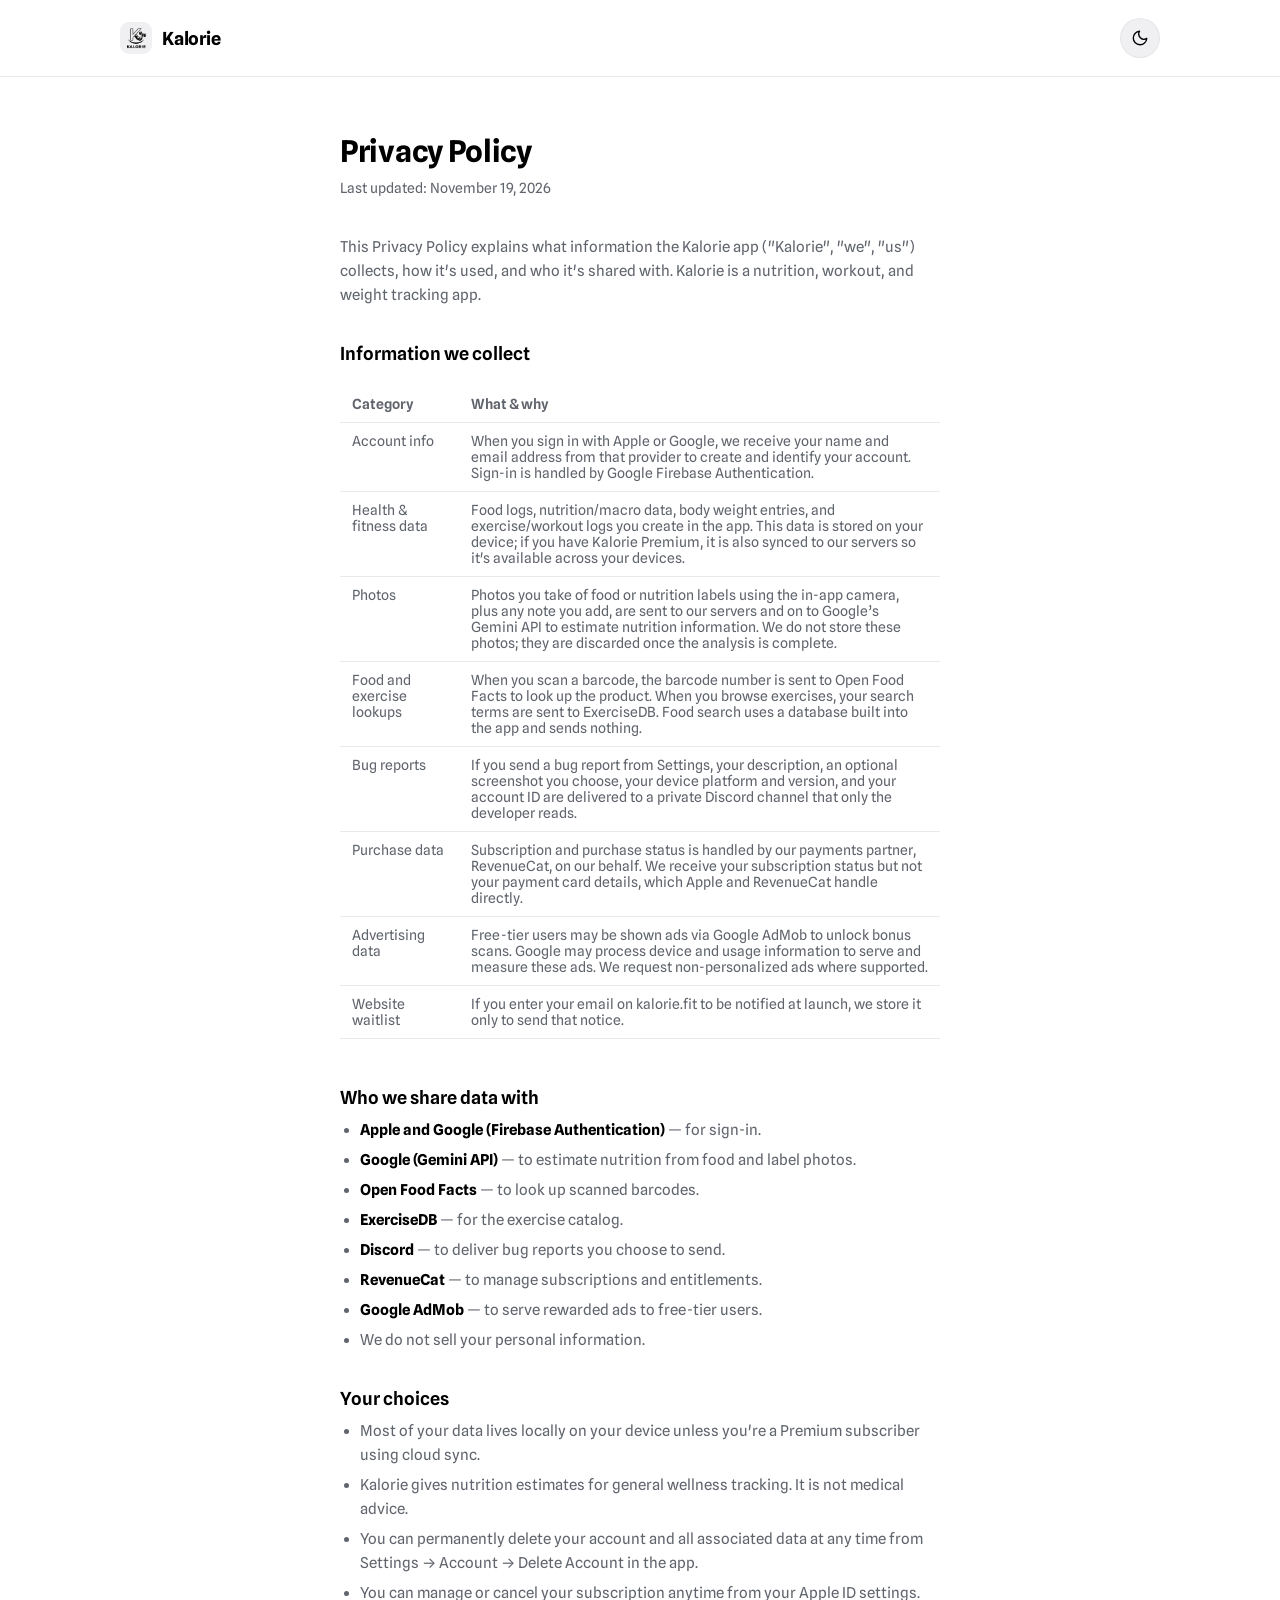
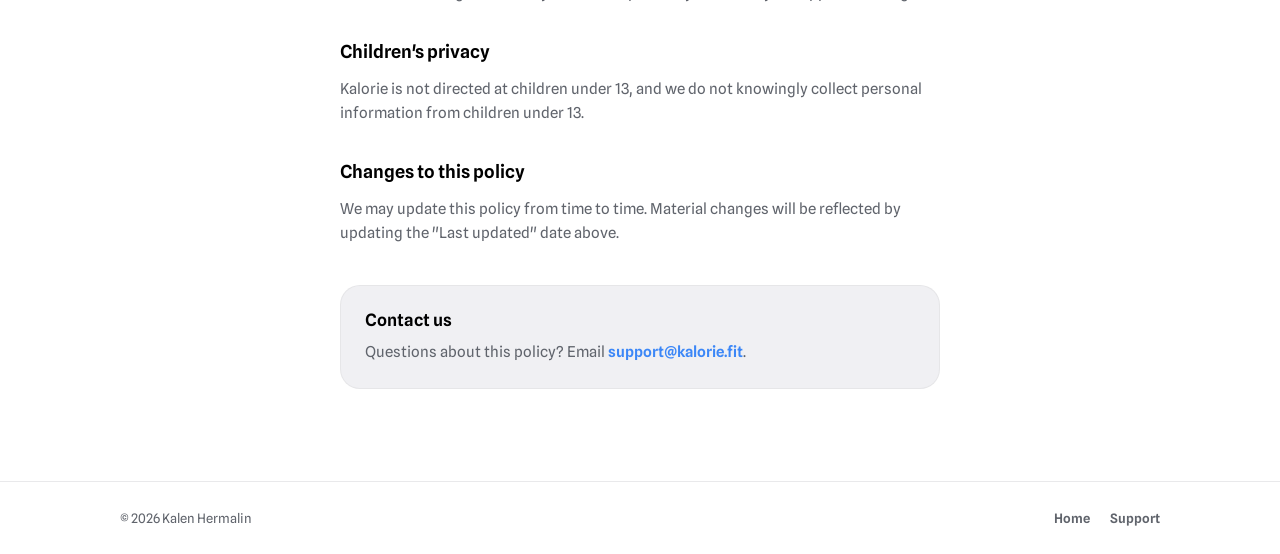
<file: docs/privacy.html>
<!doctype html>
<html lang="en">
<head>
<meta charset="utf-8" />
<meta name="viewport" content="width=device-width, initial-scale=1" />
<title>Privacy Policy | Kalorie</title>
<meta name="description" content="How Kalorie collects, uses, and protects your data, including food photos, health data, and purchase information." />
<link rel="canonical" href="https://kalorie.fit/privacy.html" />
<meta name="robots" content="index, follow" />
<link rel="icon" href="./assets/kalorie-mark.png" />
<link rel="apple-touch-icon" href="./assets/kalorie-mark.png" />
<meta name="theme-color" content="#ffffff" media="(prefers-color-scheme: light)" />
<meta name="theme-color" content="#0a0a0b" media="(prefers-color-scheme: dark)" />

<meta property="og:type" content="website" />
<meta property="og:site_name" content="Kalorie" />
<meta property="og:url" content="https://kalorie.fit/privacy.html" />
<meta property="og:title" content="Privacy Policy | Kalorie" />
<meta property="og:description" content="How Kalorie collects, uses, and protects your data, including food photos, health data, and purchase information." />
<meta property="og:image" content="https://kalorie.fit/assets/og-image.png" />
<meta property="og:image:width" content="1200" />
<meta property="og:image:height" content="630" />
<meta property="og:locale" content="en_US" />
<meta name="twitter:card" content="summary_large_image" />

<link rel="preconnect" href="https://fonts.googleapis.com" />
<link rel="preconnect" href="https://fonts.gstatic.com" crossorigin />
<link rel="stylesheet" href="https://fonts.googleapis.com/css2?family=Spline+Sans:wght@400;500;600;700&family=Inter:wght@400;500;600;700&display=swap">
<link rel="stylesheet" href="./assets/site.css">
</head>
<body>

  <div class="nav-bar">
    <div class="nav-inner">
      <a class="brand" href="/">
        <img src="./assets/kalorie-mark.png" alt="Kalorie" width="32" height="32">
        <span>Kalorie</span>
      </a>
      <button class="theme-toggle" id="theme-toggle" aria-label="Toggle dark mode" type="button">
        <svg id="icon-sun" width="18" height="18" viewBox="0 0 24 24" fill="none" stroke-width="1.8" stroke-linecap="round" stroke-linejoin="round"><circle cx="12" cy="12" r="4"></circle><path d="M12 2v2M12 20v2M4.93 4.93l1.41 1.41M17.66 17.66l1.41 1.41M2 12h2M20 12h2M4.93 19.07l1.41-1.41M17.66 6.34l1.41-1.41"></path></svg>
        <svg id="icon-moon" width="18" height="18" viewBox="0 0 24 24" fill="none" stroke-width="1.8" stroke-linecap="round" stroke-linejoin="round" style="display:none;"><path d="M21 12.6A9 9 0 1 1 11.4 3a7 7 0 0 0 9.6 9.6Z"></path></svg>
      </button>
    </div>
  </div>

  <div class="page-wrap">
    <h1>Privacy Policy</h1>
    <p class="updated">Last updated: November 19, 2026</p>

    <p>This Privacy Policy explains what information the Kalorie app ("Kalorie", "we", "us") collects, how it's used, and who it's shared with. Kalorie is a nutrition, workout, and weight tracking app.</p>

    <h2>Information we collect</h2>
    <div style="overflow-x:auto;">
      <table class="data-table">
        <tr><th>Category</th><th>What &amp; why</th></tr>
        <tr>
          <td>Account info</td>
          <td>When you sign in with Apple or Google, we receive your name and email address from that provider to create and identify your account. Sign-in is handled by Google Firebase Authentication.</td>
        </tr>
        <tr>
          <td>Health &amp; fitness data</td>
          <td>Food logs, nutrition/macro data, body weight entries, and exercise/workout logs you create in the app. This data is stored on your device; if you have Kalorie Premium, it is also synced to our servers so it's available across your devices.</td>
        </tr>
        <tr>
          <td>Photos</td>
          <td>Photos you take of food or nutrition labels using the in-app camera, plus any note you add, are sent to our servers and on to Google&rsquo;s Gemini API to estimate nutrition information. We do not store these photos; they are discarded once the analysis is complete.</td>
        </tr>
        <tr>
          <td>Food and exercise lookups</td>
          <td>When you scan a barcode, the barcode number is sent to Open Food Facts to look up the product. When you browse exercises, your search terms are sent to ExerciseDB. Food search uses a database built into the app and sends nothing.</td>
        </tr>
        <tr>
          <td>Bug reports</td>
          <td>If you send a bug report from Settings, your description, an optional screenshot you choose, your device platform and version, and your account ID are delivered to a private Discord channel that only the developer reads.</td>
        </tr>
        <tr>
          <td>Purchase data</td>
          <td>Subscription and purchase status is handled by our payments partner, RevenueCat, on our behalf. We receive your subscription status but not your payment card details, which Apple and RevenueCat handle directly.</td>
        </tr>
        <tr>
          <td>Advertising data</td>
          <td>Free-tier users may be shown ads via Google AdMob to unlock bonus scans. Google may process device and usage information to serve and measure these ads. We request non-personalized ads where supported.</td>
        </tr>
        <tr>
          <td>Website waitlist</td>
          <td>If you enter your email on kalorie.fit to be notified at launch, we store it only to send that notice.</td>
        </tr>
      </table>
    </div>

    <h2>Who we share data with</h2>
    <ul>
      <li><strong style="color:var(--text);">Apple and Google (Firebase Authentication)</strong> &mdash; for sign-in.</li>
      <li><strong style="color:var(--text);">Google (Gemini API)</strong> &mdash; to estimate nutrition from food and label photos.</li>
      <li><strong style="color:var(--text);">Open Food Facts</strong> &mdash; to look up scanned barcodes.</li>
      <li><strong style="color:var(--text);">ExerciseDB</strong> &mdash; for the exercise catalog.</li>
      <li><strong style="color:var(--text);">Discord</strong> &mdash; to deliver bug reports you choose to send.</li>
      <li><strong style="color:var(--text);">RevenueCat</strong> &mdash; to manage subscriptions and entitlements.</li>
      <li><strong style="color:var(--text);">Google AdMob</strong> &mdash; to serve rewarded ads to free-tier users.</li>
      <li>We do not sell your personal information.</li>
    </ul>

    <h2>Your choices</h2>
    <ul>
      <li>Most of your data lives locally on your device unless you're a Premium subscriber using cloud sync.</li>
      <li>Kalorie gives nutrition estimates for general wellness tracking. It is not medical advice.</li>
      <li>You can permanently delete your account and all associated data at any time from Settings &rarr; Account &rarr; Delete Account in the app.</li>
      <li>You can manage or cancel your subscription anytime from your Apple ID settings.</li>
    </ul>

    <h2>Children's privacy</h2>
    <p>Kalorie is not directed at children under 13, and we do not knowingly collect personal information from children under 13.</p>

    <h2>Changes to this policy</h2>
    <p>We may update this policy from time to time. Material changes will be reflected by updating the "Last updated" date above.</p>

    <div class="card" style="margin-top:40px;">
      <h2>Contact us</h2>
      <p>Questions about this policy? Email <a href="mailto:support@kalorie.fit">support@kalorie.fit</a>.</p>
    </div>
  </div>

  <footer class="site-footer">
    <div class="footer-inner">
      <div class="copyright">&copy; 2026 Kalen Hermalin</div>
      <div class="footer-links">
        <a href="./index.html">Home</a>
        <a href="./support.html">Support</a>
      </div>
    </div>
  </footer>

  <script src="./assets/theme-toggle.js"></script>
</body>
</html>
</file>
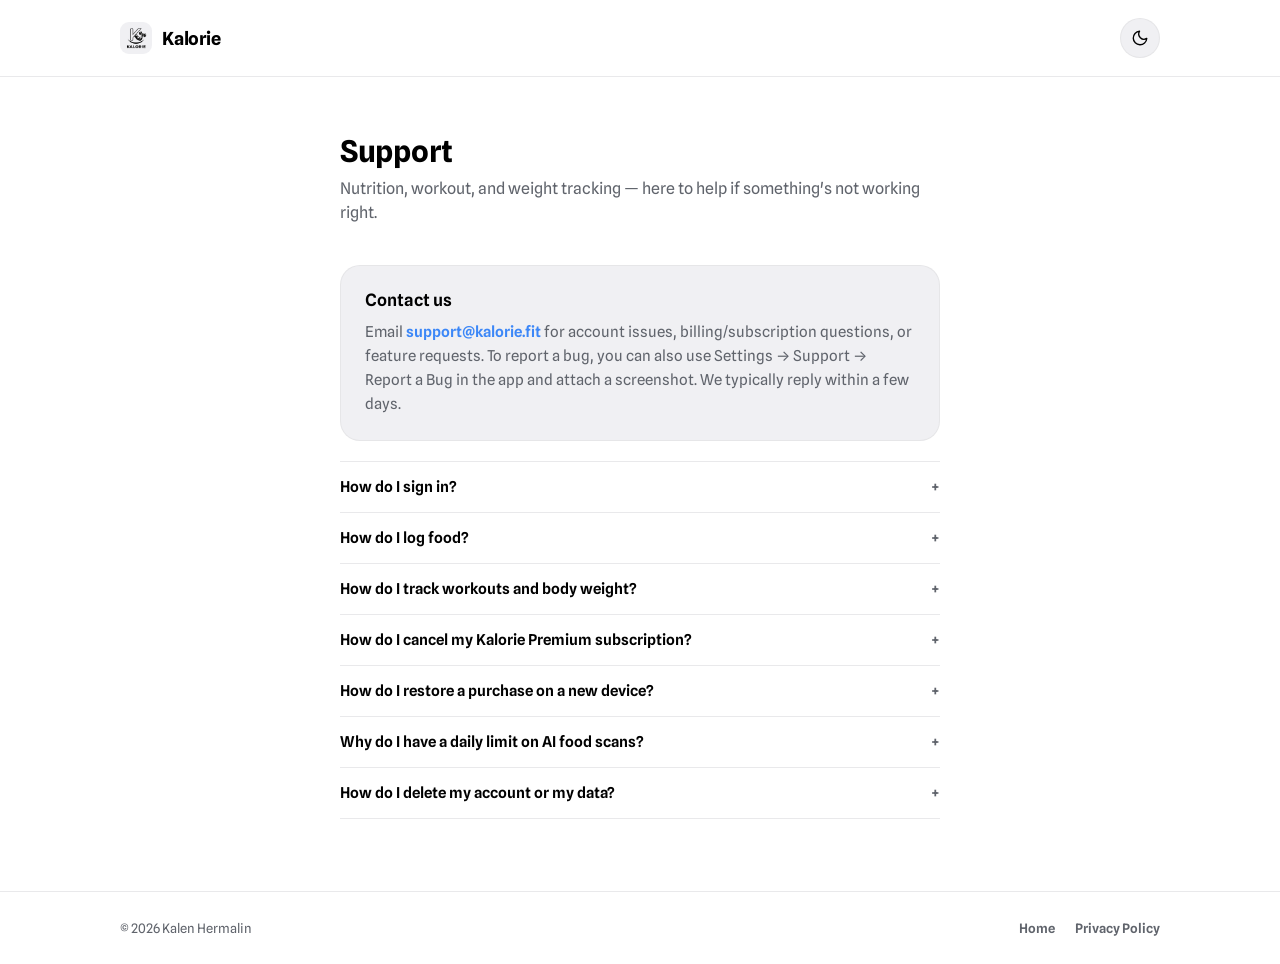
<file: docs/support.html>
<!doctype html>
<html lang="en">
<head>
<meta charset="utf-8" />
<meta name="viewport" content="width=device-width, initial-scale=1" />
<title>Kalorie Support: Help &amp; FAQ</title>
<meta name="description" content="Get help with Kalorie: signing in, logging food and workouts, AI scan limits, subscriptions, restoring purchases, and deleting your account." />
<link rel="canonical" href="https://kalorie.fit/support.html" />
<meta name="robots" content="index, follow" />
<link rel="icon" href="./assets/kalorie-mark.png" />
<link rel="apple-touch-icon" href="./assets/kalorie-mark.png" />
<meta name="theme-color" content="#ffffff" media="(prefers-color-scheme: light)" />
<meta name="theme-color" content="#0a0a0b" media="(prefers-color-scheme: dark)" />

<meta property="og:type" content="website" />
<meta property="og:site_name" content="Kalorie" />
<meta property="og:url" content="https://kalorie.fit/support.html" />
<meta property="og:title" content="Kalorie Support: Help &amp; FAQ" />
<meta property="og:description" content="Get help with Kalorie: signing in, logging food and workouts, AI scan limits, subscriptions, restoring purchases, and deleting your account." />
<meta property="og:image" content="https://kalorie.fit/assets/og-image.png" />
<meta property="og:image:width" content="1200" />
<meta property="og:image:height" content="630" />
<meta property="og:locale" content="en_US" />
<meta name="twitter:card" content="summary_large_image" />

<link rel="preconnect" href="https://fonts.googleapis.com" />
<link rel="preconnect" href="https://fonts.gstatic.com" crossorigin />
<link rel="stylesheet" href="https://fonts.googleapis.com/css2?family=Spline+Sans:wght@400;500;600;700&family=Inter:wght@400;500;600;700&display=swap">
<link rel="stylesheet" href="./assets/site.css">
</head>
<body>

  <div class="nav-bar">
    <div class="nav-inner">
      <a class="brand" href="/">
        <img src="./assets/kalorie-mark.png" alt="Kalorie" width="32" height="32">
        <span>Kalorie</span>
      </a>
      <button class="theme-toggle" id="theme-toggle" aria-label="Toggle dark mode" type="button">
        <svg id="icon-sun" width="18" height="18" viewBox="0 0 24 24" fill="none" stroke-width="1.8" stroke-linecap="round" stroke-linejoin="round"><circle cx="12" cy="12" r="4"></circle><path d="M12 2v2M12 20v2M4.93 4.93l1.41 1.41M17.66 17.66l1.41 1.41M2 12h2M20 12h2M4.93 19.07l1.41-1.41M17.66 6.34l1.41-1.41"></path></svg>
        <svg id="icon-moon" width="18" height="18" viewBox="0 0 24 24" fill="none" stroke-width="1.8" stroke-linecap="round" stroke-linejoin="round" style="display:none;"><path d="M21 12.6A9 9 0 1 1 11.4 3a7 7 0 0 0 9.6 9.6Z"></path></svg>
      </button>
    </div>
  </div>

  <div class="page-wrap">
    <h1>Support</h1>
    <p class="subtitle">Nutrition, workout, and weight tracking &mdash; here to help if something's not working right.</p>

    <div class="card">
      <h2>Contact us</h2>
      <p>Email <a href="mailto:support@kalorie.fit">support@kalorie.fit</a> for account issues, billing/subscription questions, or feature requests. To report a bug, you can also use Settings &rarr; Support &rarr; Report a Bug in the app and attach a screenshot. We typically reply within a few days.</p>
    </div>

    <details class="faq">
      <summary>How do I sign in?</summary>
      <p>Kalorie uses Sign in with Apple or Google, so there's no separate password. The first time you sign in, your account is created automatically.</p>
    </details>

    <details class="faq">
      <summary>How do I log food?</summary>
      <p>Tap the <strong>+</strong> button. <strong>Search</strong> finds foods in the built-in USDA database, and the barcode button there scans packaged products. <strong>Analyze</strong> opens the camera: photograph a meal, or switch to <strong>Label</strong> to read a nutrition label. AI estimates the calories and macros, and you can edit them before adding to your log.</p>
    </details>

    <details class="faq">
      <summary>How do I track workouts and body weight?</summary>
      <p>Open the <strong>Progress</strong> tab. Use <strong>Add Weight Log</strong> to record your weight, and <strong>Search Workouts</strong> to find an exercise, log your sets (weight &times; reps) and see your strength over time. Tap the heart on an exercise to keep it on your Progress tab.</p>
    </details>

    <details class="faq">
      <summary>How do I cancel my Kalorie Premium subscription?</summary>
      <p>Subscriptions are managed through your Apple ID, not inside the app. On your iPhone: open Settings &rsaquo; [your name] &rsaquo; Subscriptions &rsaquo; Kalorie, then choose Cancel Subscription. You can also manage this from the App Store app under your profile.</p>
    </details>

    <details class="faq">
      <summary>How do I restore a purchase on a new device?</summary>
      <p>Open Kalorie, tap your avatar to open Settings, and under Subscription tap "Restore purchases." Make sure you're signed in to the same Apple ID you subscribed with.</p>
    </details>

    <details class="faq">
      <summary>Why do I have a daily limit on AI food scans?</summary>
      <p>Each scan runs an AI model, which costs us money. Free accounts get 5 AI scans per day, and you can watch a short ad for 1 extra scan, up to 3 times a day. Kalorie Premium gives you 10 scans per day with no ads. Food search and barcode scanning are unlimited.</p>
    </details>

    <details class="faq">
      <summary>How do I delete my account or my data?</summary>
      <p>Open the app and go to Settings &rarr; Account &rarr; Delete Account. This permanently deletes your account and all associated data and can't be undone. If you're unable to access the app, email us at <a href="mailto:support@kalorie.fit">support@kalorie.fit</a> instead.</p>
    </details>
  </div>

  <footer class="site-footer">
    <div class="footer-inner">
      <div class="copyright">&copy; 2026 Kalen Hermalin</div>
      <div class="footer-links">
        <a href="./index.html">Home</a>
        <a href="./privacy.html">Privacy Policy</a>
      </div>
    </div>
  </footer>

  <script src="./assets/theme-toggle.js"></script>
</body>
</html>
</file>
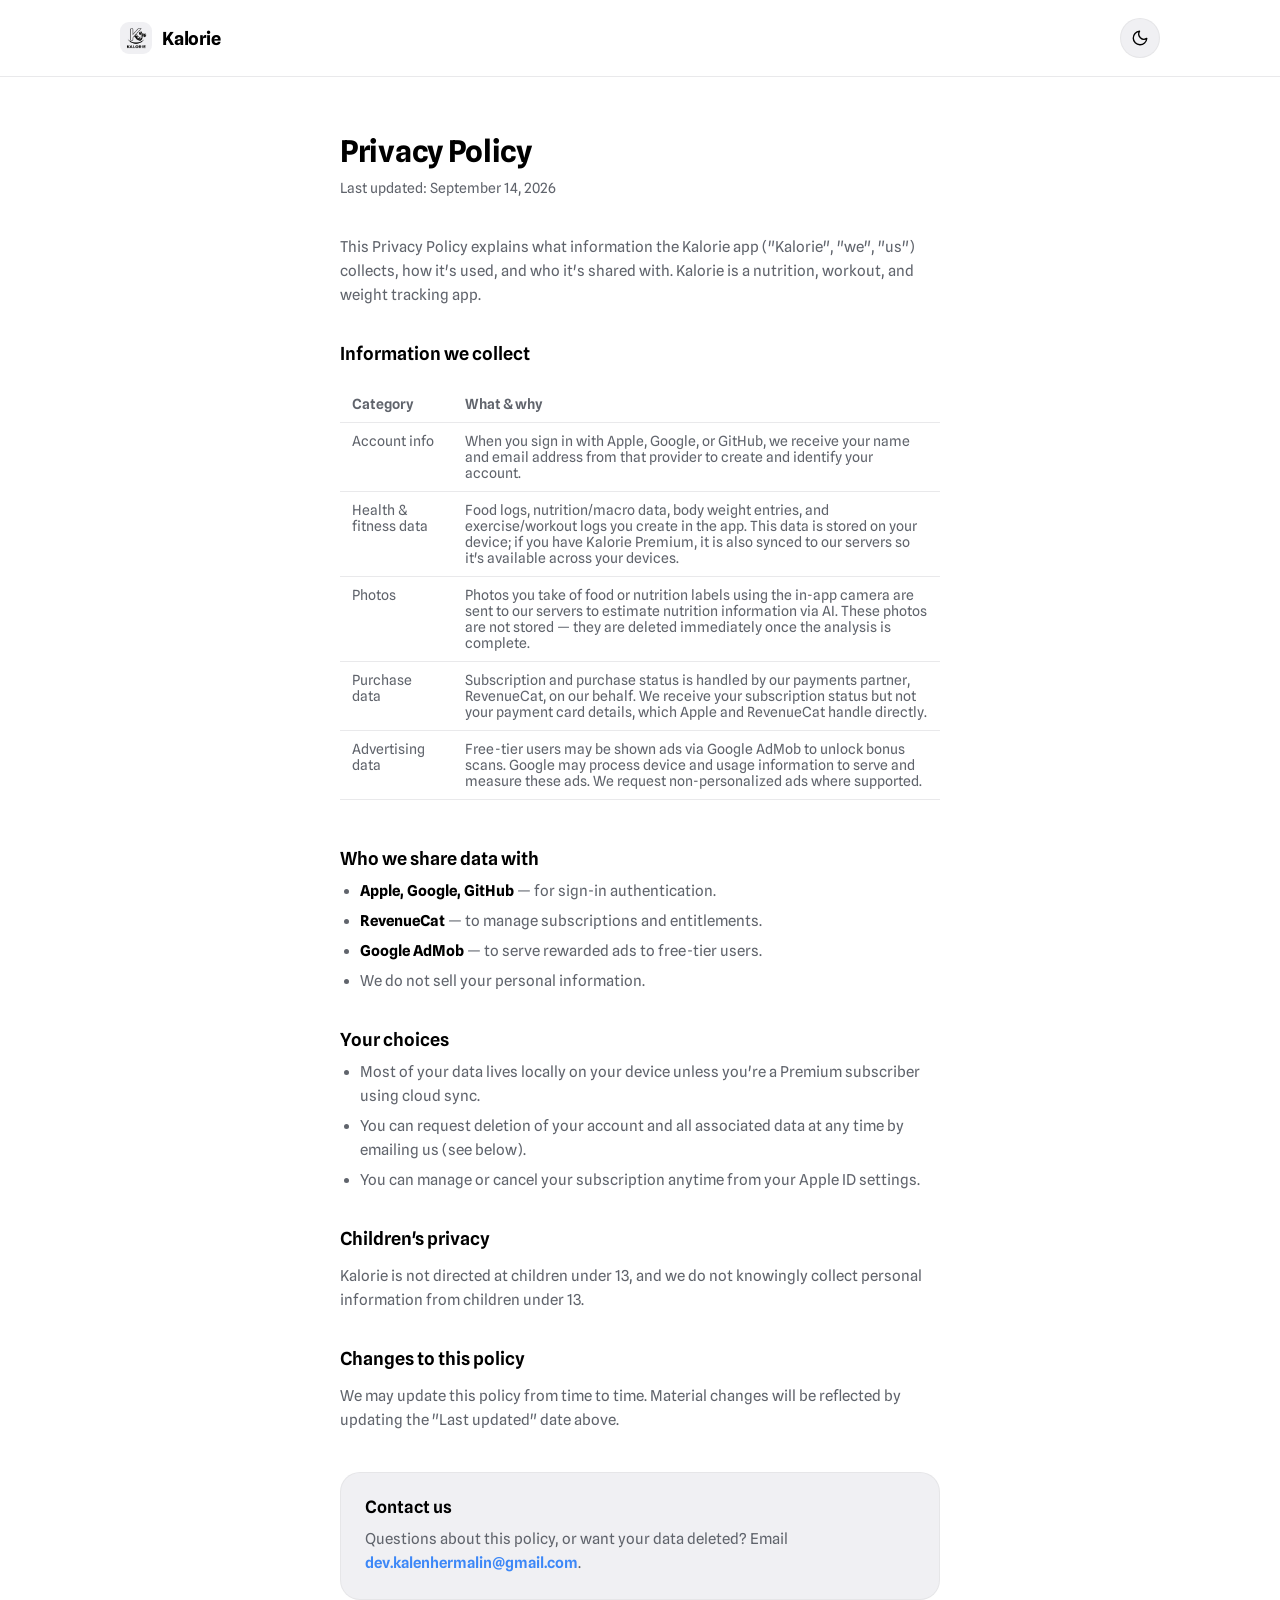
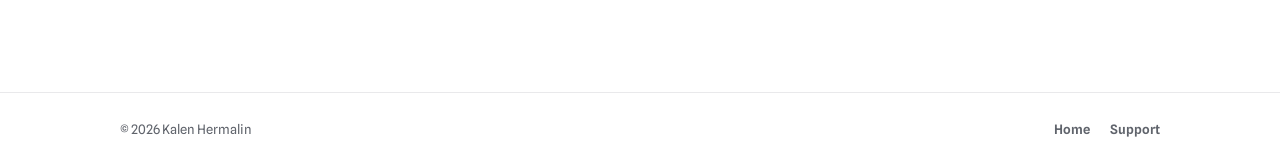
<file: app/docs/privacy.html>
<!doctype html>
<html lang="en">
<head>
<meta charset="utf-8" />
<meta name="viewport" content="width=device-width, initial-scale=1" />
<title>Kalorie Privacy Policy</title>
<meta name="description" content="How Kalorie collects, uses, and protects your data, including food photos, health data, and purchase information." />
<link rel="icon" href="./assets/kalorie-mark.png" />
<link rel="stylesheet" href="https://fonts.googleapis.com/css2?family=Spline+Sans:wght@400;500;600;700&family=Inter:wght@400;500;600;700&display=swap">
<link rel="stylesheet" href="./assets/site.css">
</head>
<body>

  <div class="nav-bar">
    <div class="nav-inner">
      <a class="brand" href="./index.html">
        <img src="./assets/kalorie-mark.png" alt="Kalorie">
        <span>Kalorie</span>
      </a>
      <button class="theme-toggle" id="theme-toggle" aria-label="Toggle dark mode" type="button">
        <svg id="icon-sun" width="18" height="18" viewBox="0 0 24 24" fill="none" stroke-width="1.8" stroke-linecap="round" stroke-linejoin="round"><circle cx="12" cy="12" r="4"></circle><path d="M12 2v2M12 20v2M4.93 4.93l1.41 1.41M17.66 17.66l1.41 1.41M2 12h2M20 12h2M4.93 19.07l1.41-1.41M17.66 6.34l1.41-1.41"></path></svg>
        <svg id="icon-moon" width="18" height="18" viewBox="0 0 24 24" fill="none" stroke-width="1.8" stroke-linecap="round" stroke-linejoin="round" style="display:none;"><path d="M21 12.6A9 9 0 1 1 11.4 3a7 7 0 0 0 9.6 9.6Z"></path></svg>
      </button>
    </div>
  </div>

  <div class="page-wrap">
    <h1>Privacy Policy</h1>
    <p class="updated">Last updated: September 14, 2026</p>

    <p>This Privacy Policy explains what information the Kalorie app ("Kalorie", "we", "us") collects, how it's used, and who it's shared with. Kalorie is a nutrition, workout, and weight tracking app.</p>

    <h2>Information we collect</h2>
    <div style="overflow-x:auto;">
      <table class="data-table">
        <tr><th>Category</th><th>What &amp; why</th></tr>
        <tr>
          <td>Account info</td>
          <td>When you sign in with Apple, Google, or GitHub, we receive your name and email address from that provider to create and identify your account.</td>
        </tr>
        <tr>
          <td>Health &amp; fitness data</td>
          <td>Food logs, nutrition/macro data, body weight entries, and exercise/workout logs you create in the app. This data is stored on your device; if you have Kalorie Premium, it is also synced to our servers so it's available across your devices.</td>
        </tr>
        <tr>
          <td>Photos</td>
          <td>Photos you take of food or nutrition labels using the in-app camera are sent to our servers to estimate nutrition information via AI. These photos are not stored &mdash; they are deleted immediately once the analysis is complete.</td>
        </tr>
        <tr>
          <td>Purchase data</td>
          <td>Subscription and purchase status is handled by our payments partner, RevenueCat, on our behalf. We receive your subscription status but not your payment card details, which Apple and RevenueCat handle directly.</td>
        </tr>
        <tr>
          <td>Advertising data</td>
          <td>Free-tier users may be shown ads via Google AdMob to unlock bonus scans. Google may process device and usage information to serve and measure these ads. We request non-personalized ads where supported.</td>
        </tr>
      </table>
    </div>

    <h2>Who we share data with</h2>
    <ul>
      <li><strong style="color:var(--text);">Apple, Google, GitHub</strong> &mdash; for sign-in authentication.</li>
      <li><strong style="color:var(--text);">RevenueCat</strong> &mdash; to manage subscriptions and entitlements.</li>
      <li><strong style="color:var(--text);">Google AdMob</strong> &mdash; to serve rewarded ads to free-tier users.</li>
      <li>We do not sell your personal information.</li>
    </ul>

    <h2>Your choices</h2>
    <ul>
      <li>Most of your data lives locally on your device unless you're a Premium subscriber using cloud sync.</li>
      <li>You can request deletion of your account and all associated data at any time by emailing us (see below).</li>
      <li>You can manage or cancel your subscription anytime from your Apple ID settings.</li>
    </ul>

    <h2>Children's privacy</h2>
    <p>Kalorie is not directed at children under 13, and we do not knowingly collect personal information from children under 13.</p>

    <h2>Changes to this policy</h2>
    <p>We may update this policy from time to time. Material changes will be reflected by updating the "Last updated" date above.</p>

    <div class="card" style="margin-top:40px;">
      <h2>Contact us</h2>
      <p>Questions about this policy, or want your data deleted? Email <a href="mailto:dev.kalenhermalin@gmail.com">dev.kalenhermalin@gmail.com</a>.</p>
    </div>
  </div>

  <footer class="site-footer">
    <div class="footer-inner">
      <div class="copyright">&copy; 2026 Kalen Hermalin</div>
      <div class="footer-links">
        <a href="./index.html">Home</a>
        <a href="./support.html">Support</a>
      </div>
    </div>
  </footer>

  <script src="./assets/theme-toggle.js"></script>
</body>
</html>
</file>
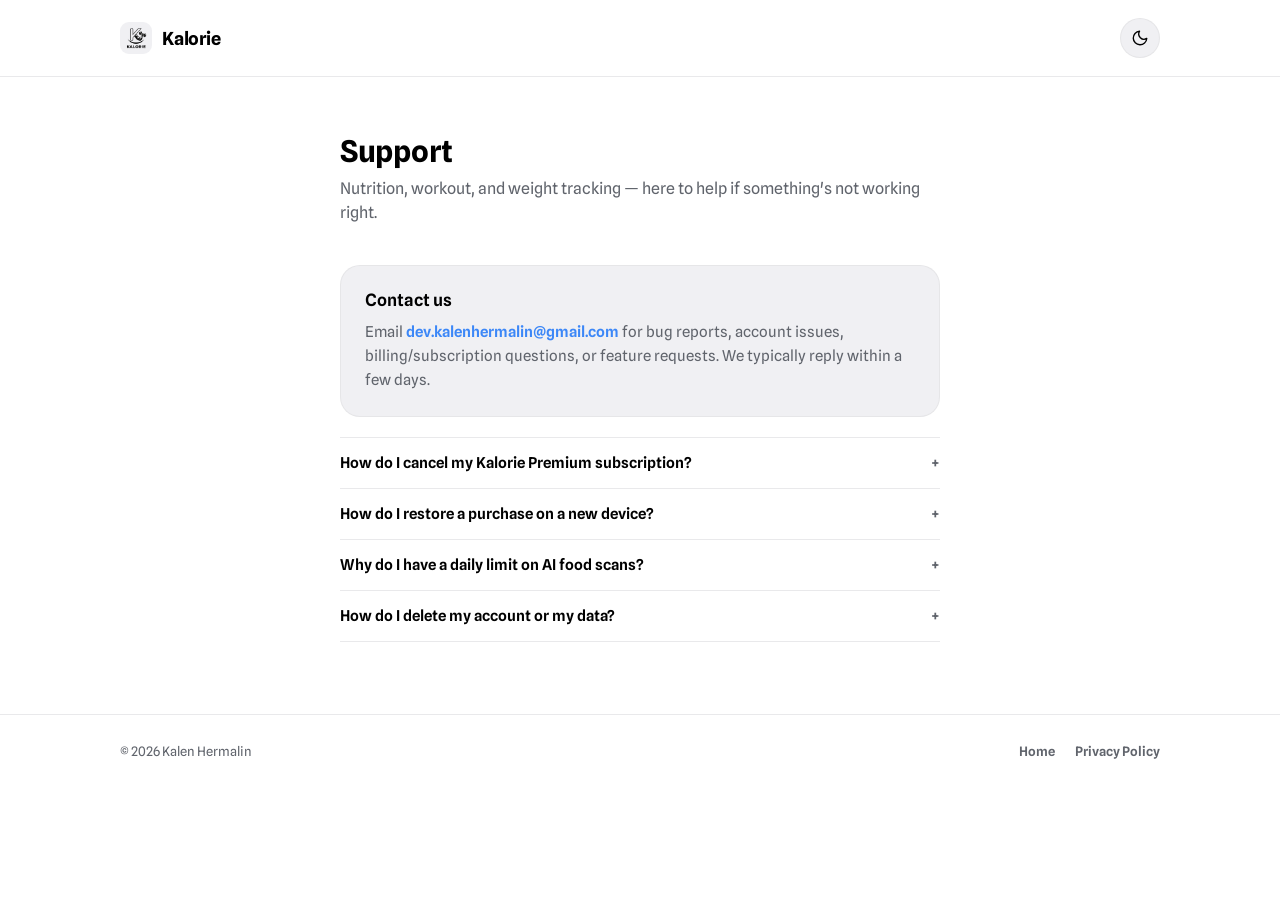
<file: app/docs/support.html>
<!doctype html>
<html lang="en">
<head>
<meta charset="utf-8" />
<meta name="viewport" content="width=device-width, initial-scale=1" />
<title>Kalorie Support</title>
<meta name="description" content="Get help with Kalorie — subscriptions, restoring purchases, AI scan limits, and account deletion." />
<link rel="icon" href="./assets/kalorie-mark.png" />
<link rel="stylesheet" href="https://fonts.googleapis.com/css2?family=Spline+Sans:wght@400;500;600;700&family=Inter:wght@400;500;600;700&display=swap">
<link rel="stylesheet" href="./assets/site.css">
</head>
<body>

  <div class="nav-bar">
    <div class="nav-inner">
      <a class="brand" href="./index.html">
        <img src="./assets/kalorie-mark.png" alt="Kalorie">
        <span>Kalorie</span>
      </a>
      <button class="theme-toggle" id="theme-toggle" aria-label="Toggle dark mode" type="button">
        <svg id="icon-sun" width="18" height="18" viewBox="0 0 24 24" fill="none" stroke-width="1.8" stroke-linecap="round" stroke-linejoin="round"><circle cx="12" cy="12" r="4"></circle><path d="M12 2v2M12 20v2M4.93 4.93l1.41 1.41M17.66 17.66l1.41 1.41M2 12h2M20 12h2M4.93 19.07l1.41-1.41M17.66 6.34l1.41-1.41"></path></svg>
        <svg id="icon-moon" width="18" height="18" viewBox="0 0 24 24" fill="none" stroke-width="1.8" stroke-linecap="round" stroke-linejoin="round" style="display:none;"><path d="M21 12.6A9 9 0 1 1 11.4 3a7 7 0 0 0 9.6 9.6Z"></path></svg>
      </button>
    </div>
  </div>

  <div class="page-wrap">
    <h1>Support</h1>
    <p class="subtitle">Nutrition, workout, and weight tracking &mdash; here to help if something's not working right.</p>

    <div class="card">
      <h2>Contact us</h2>
      <p>Email <a href="mailto:dev.kalenhermalin@gmail.com">dev.kalenhermalin@gmail.com</a> for bug reports, account issues, billing/subscription questions, or feature requests. We typically reply within a few days.</p>
    </div>

    <details class="faq">
      <summary>How do I cancel my Kalorie Premium subscription?</summary>
      <p>Subscriptions are managed through your Apple ID, not inside the app. On your iPhone: open Settings &rsaquo; [your name] &rsaquo; Subscriptions &rsaquo; Kalorie, then choose Cancel Subscription. You can also manage this from the App Store app under your profile.</p>
    </details>

    <details class="faq">
      <summary>How do I restore a purchase on a new device?</summary>
      <p>Open Kalorie, go to the Premium screen, and tap "Restore purchases." Make sure you're signed in with the same account you originally subscribed with.</p>
    </details>

    <details class="faq">
      <summary>Why do I have a daily limit on AI food scans?</summary>
      <p>Free accounts get 5 AI scans per day (10/day with Premium). You can also watch a short rewarded ad to unlock extra scans on the free plan.</p>
    </details>

    <details class="faq">
      <summary>How do I delete my account or my data?</summary>
      <p>Email us at <a href="mailto:dev.kalenhermalin@gmail.com">dev.kalenhermalin@gmail.com</a> from the address associated with your account and we'll delete your account and all associated data.</p>
    </details>
  </div>

  <footer class="site-footer">
    <div class="footer-inner">
      <div class="copyright">&copy; 2026 Kalen Hermalin</div>
      <div class="footer-links">
        <a href="./index.html">Home</a>
        <a href="./privacy.html">Privacy Policy</a>
      </div>
    </div>
  </footer>

  <script src="./assets/theme-toggle.js"></script>
</body>
</html>
</file>
<file: docs/assets/site.css>
/* Shared design tokens + layout primitives for the Kalorie marketing/docs pages. */

:root {
  color-scheme: light;
  --bg: #ffffff;
  --bg-element: #F0F0F3;
  --card-bg: #ffffff;
  --text: #000000;
  --text-secondary: #60646C;
  --accent: #3c87f7;
  --accent-soft: rgba(60,135,247,0.12);
  --border: rgba(228,228,231,0.8);
  --ring-protein: #DC2626;
}

:root[data-theme="dark"] {
  color-scheme: dark;
  --bg: #000000;
  --bg-element: #212225;
  --card-bg: #18181b;
  --text: #ffffff;
  --text-secondary: #B0B4BA;
  --accent-soft: rgba(60,135,247,0.18);
  --border: rgba(63,63,70,0.6);
  --ring-protein: #FF6B6B;
}

@media (prefers-color-scheme: dark) {
  :root:not([data-theme="light"]) {
    color-scheme: dark;
    --bg: #000000;
    --bg-element: #212225;
    --card-bg: #18181b;
    --text: #ffffff;
    --text-secondary: #B0B4BA;
    --accent-soft: rgba(60,135,247,0.18);
    --border: rgba(63,63,70,0.6);
    --ring-protein: #FF6B6B;
  }
}

* { box-sizing: border-box; }
html, body { margin: 0; }
body {
  background: var(--bg);
  color: var(--text);
  font-family: 'Spline Sans', Inter, ui-sans-serif, system-ui, -apple-system, sans-serif;
}
a { text-decoration: none; }

.nav-bar { border-bottom: 1px solid var(--border); }
.nav-inner {
  max-width: 1120px; margin: 0 auto; padding: 18px 40px;
  display: flex; align-items: center; justify-content: space-between;
}
.brand { display: flex; align-items: center; gap: 10px; }
.brand img { width: 32px; height: 32px; border-radius: 9px; display: block; }
.brand span { font-size: 18px; font-weight: 700; color: var(--text); letter-spacing: -0.01em; }
.theme-toggle {
  width: 40px; height: 40px; border-radius: 999px; border: 1px solid var(--border);
  background: var(--bg-element); display: flex; align-items: center; justify-content: center;
  cursor: pointer; padding: 0; flex-shrink: 0;
}
.theme-toggle svg { stroke: var(--text); }

footer.site-footer { border-top: 1px solid var(--border); }
.footer-inner {
  max-width: 1120px; margin: 0 auto; padding: 28px 40px; display: flex; align-items: center;
  justify-content: space-between; flex-wrap: wrap; gap: 12px;
}
.footer-inner .copyright { font-size: 13px; color: var(--text-secondary); }
.footer-links { display: flex; gap: 20px; }
.footer-links a { font-size: 13px; color: var(--text-secondary); font-weight: 600; }
.footer-links a:hover { color: var(--text); }

.page-wrap { max-width: 680px; margin: 0 auto; padding: 56px 40px 72px; }
.page-wrap h1 { font-size: 30px; font-weight: 700; letter-spacing: -0.01em; margin: 0 0 8px; color: var(--text); }
.page-wrap .subtitle { color: var(--text-secondary); font-size: 16px; margin: 0 0 40px; line-height: 1.5; }
.page-wrap .updated { color: var(--text-secondary); font-size: 14px; margin: 0 0 36px; }
.page-wrap h2 { font-size: 18px; font-weight: 600; margin: 36px 0 10px; color: var(--text); }
.page-wrap p, .page-wrap li { font-size: 15px; color: var(--text-secondary); line-height: 1.6; }
.page-wrap ul { padding-left: 20px; margin: 10px 0; }
.page-wrap li { margin-bottom: 6px; }
.page-wrap a { color: var(--accent); font-weight: 600; }
.page-wrap a:hover { text-decoration: underline; }

.card {
  background: var(--bg-element); border: 1px solid var(--border); border-radius: 20px;
  padding: 24px; margin-bottom: 20px;
}
.card h2 { margin-top: 0; font-size: 17px; }
.card p { margin: 0; }

table.data-table { width: 100%; border-collapse: collapse; margin: 12px 0; font-size: 14px; }
table.data-table th, table.data-table td {
  text-align: left; padding: 10px 12px; border-bottom: 1px solid var(--border); vertical-align: top;
}
table.data-table th { color: var(--text-secondary); font-weight: 600; }
table.data-table td { color: var(--text-secondary); }

details.faq { border-bottom: 1px solid var(--border); padding: 16px 0; }
details.faq:first-of-type { border-top: 1px solid var(--border); }
details.faq summary {
  cursor: pointer; font-weight: 600; font-size: 15px; list-style: none; color: var(--text);
}
details.faq summary::-webkit-details-marker { display: none; }
details.faq summary::after { content: "+"; float: right; color: var(--text-secondary); }
details.faq[open] summary::after { content: "\2212"; }
details.faq p { color: var(--text-secondary); font-size: 15px; margin: 12px 0 0; line-height: 1.6; }

@media (max-width: 640px) {
  .nav-inner, .page-wrap, .footer-inner { padding-left: 20px; padding-right: 20px; }
}
</file>
<file: app/docs/assets/site.css>
/* Shared design tokens + layout primitives for the Kalorie marketing/docs pages. */

:root {
  color-scheme: light;
  --bg: #ffffff;
  --bg-element: #F0F0F3;
  --card-bg: #ffffff;
  --text: #000000;
  --text-secondary: #60646C;
  --accent: #3c87f7;
  --accent-soft: rgba(60,135,247,0.12);
  --border: rgba(228,228,231,0.8);
  --ring-protein: #DC2626;
}

:root[data-theme="dark"] {
  color-scheme: dark;
  --bg: #000000;
  --bg-element: #212225;
  --card-bg: #18181b;
  --text: #ffffff;
  --text-secondary: #B0B4BA;
  --accent-soft: rgba(60,135,247,0.18);
  --border: rgba(63,63,70,0.6);
  --ring-protein: #FF6B6B;
}

@media (prefers-color-scheme: dark) {
  :root:not([data-theme="light"]) {
    color-scheme: dark;
    --bg: #000000;
    --bg-element: #212225;
    --card-bg: #18181b;
    --text: #ffffff;
    --text-secondary: #B0B4BA;
    --accent-soft: rgba(60,135,247,0.18);
    --border: rgba(63,63,70,0.6);
    --ring-protein: #FF6B6B;
  }
}

* { box-sizing: border-box; }
html, body { margin: 0; }
body {
  background: var(--bg);
  color: var(--text);
  font-family: 'Spline Sans', Inter, ui-sans-serif, system-ui, -apple-system, sans-serif;
}
a { text-decoration: none; }

.nav-bar { border-bottom: 1px solid var(--border); }
.nav-inner {
  max-width: 1120px; margin: 0 auto; padding: 18px 40px;
  display: flex; align-items: center; justify-content: space-between;
}
.brand { display: flex; align-items: center; gap: 10px; }
.brand img { width: 32px; height: 32px; border-radius: 9px; display: block; }
.brand span { font-size: 18px; font-weight: 700; color: var(--text); letter-spacing: -0.01em; }
.theme-toggle {
  width: 40px; height: 40px; border-radius: 999px; border: 1px solid var(--border);
  background: var(--bg-element); display: flex; align-items: center; justify-content: center;
  cursor: pointer; padding: 0; flex-shrink: 0;
}
.theme-toggle svg { stroke: var(--text); }

footer.site-footer { border-top: 1px solid var(--border); }
.footer-inner {
  max-width: 1120px; margin: 0 auto; padding: 28px 40px; display: flex; align-items: center;
  justify-content: space-between; flex-wrap: wrap; gap: 12px;
}
.footer-inner .copyright { font-size: 13px; color: var(--text-secondary); }
.footer-links { display: flex; gap: 20px; }
.footer-links a { font-size: 13px; color: var(--text-secondary); font-weight: 600; }
.footer-links a:hover { color: var(--text); }

.page-wrap { max-width: 680px; margin: 0 auto; padding: 56px 40px 72px; }
.page-wrap h1 { font-size: 30px; font-weight: 700; letter-spacing: -0.01em; margin: 0 0 8px; color: var(--text); }
.page-wrap .subtitle { color: var(--text-secondary); font-size: 16px; margin: 0 0 40px; line-height: 1.5; }
.page-wrap .updated { color: var(--text-secondary); font-size: 14px; margin: 0 0 36px; }
.page-wrap h2 { font-size: 18px; font-weight: 600; margin: 36px 0 10px; color: var(--text); }
.page-wrap p, .page-wrap li { font-size: 15px; color: var(--text-secondary); line-height: 1.6; }
.page-wrap ul { padding-left: 20px; margin: 10px 0; }
.page-wrap li { margin-bottom: 6px; }
.page-wrap a { color: var(--accent); font-weight: 600; }
.page-wrap a:hover { text-decoration: underline; }

.card {
  background: var(--bg-element); border: 1px solid var(--border); border-radius: 20px;
  padding: 24px; margin-bottom: 20px;
}
.card h2 { margin-top: 0; font-size: 17px; }
.card p { margin: 0; }

table.data-table { width: 100%; border-collapse: collapse; margin: 12px 0; font-size: 14px; }
table.data-table th, table.data-table td {
  text-align: left; padding: 10px 12px; border-bottom: 1px solid var(--border); vertical-align: top;
}
table.data-table th { color: var(--text-secondary); font-weight: 600; }
table.data-table td { color: var(--text-secondary); }

details.faq { border-bottom: 1px solid var(--border); padding: 16px 0; }
details.faq:first-of-type { border-top: 1px solid var(--border); }
details.faq summary {
  cursor: pointer; font-weight: 600; font-size: 15px; list-style: none; color: var(--text);
}
details.faq summary::-webkit-details-marker { display: none; }
details.faq summary::after { content: "+"; float: right; color: var(--text-secondary); }
details.faq[open] summary::after { content: "\2212"; }
details.faq p { color: var(--text-secondary); font-size: 15px; margin: 12px 0 0; line-height: 1.6; }

@media (max-width: 640px) {
  .nav-inner, .page-wrap, .footer-inner { padding-left: 20px; padding-right: 20px; }
}
</file>
